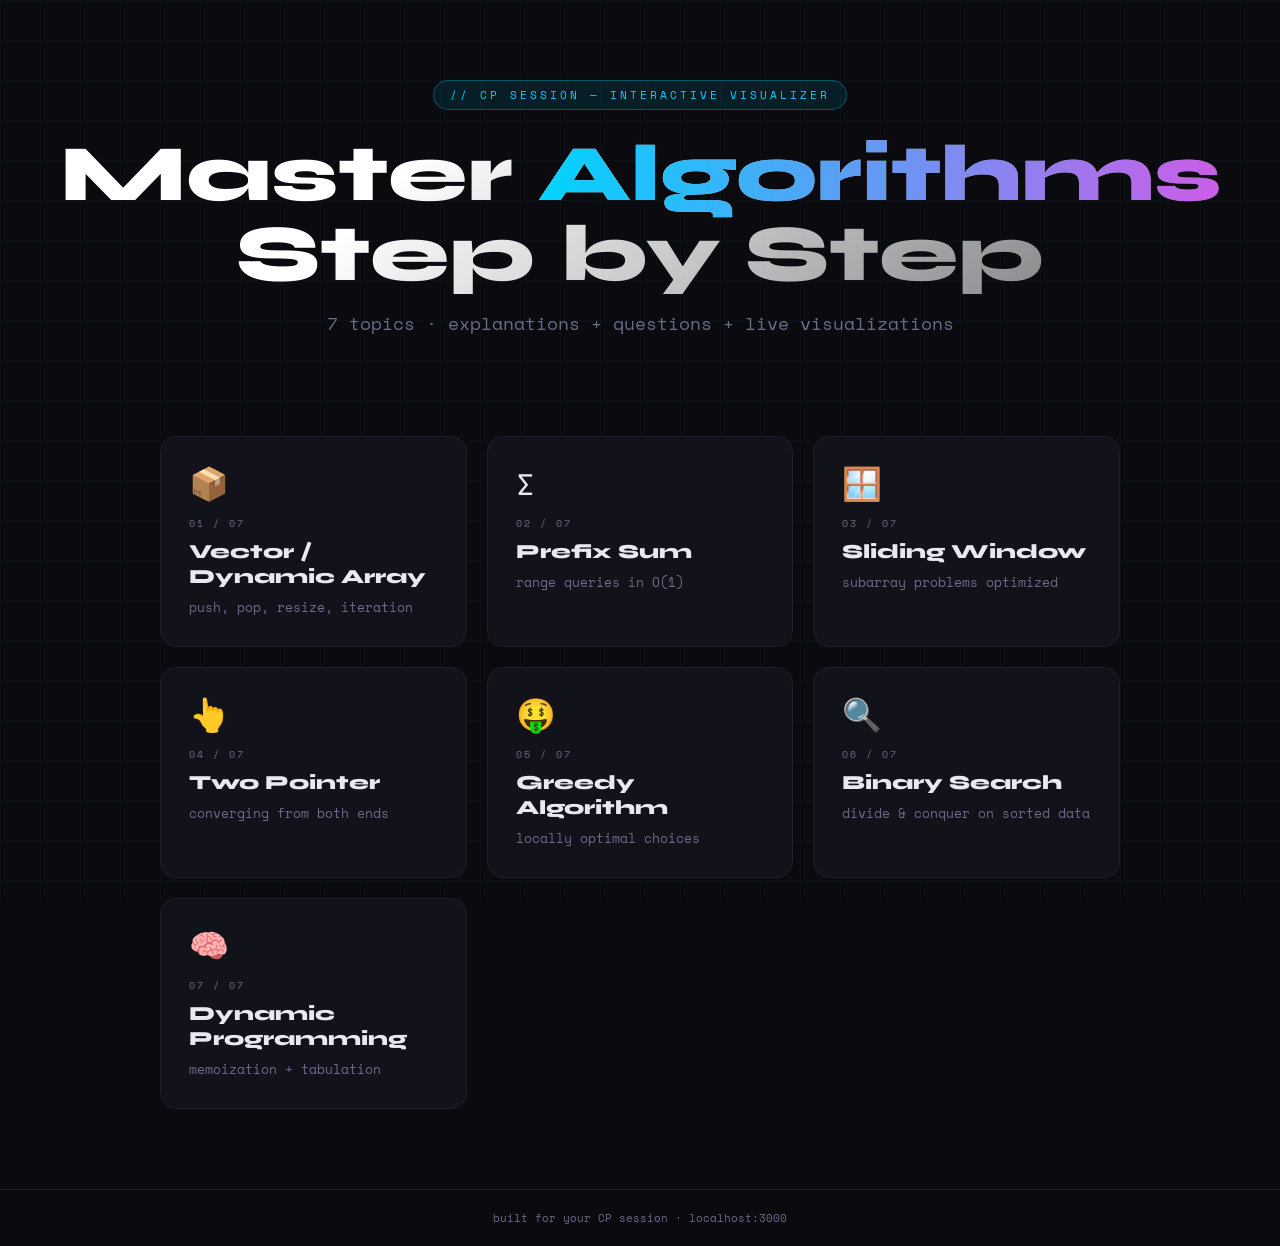
<file: index.html>
<!DOCTYPE html>
<html lang="en">
<head>
<meta charset="UTF-8">
<meta name="viewport" content="width=device-width, initial-scale=1.0">
<title>CP Visualizer — Competitive Programming for Juniors</title>
<link href="https://fonts.googleapis.com/css2?family=Space+Mono:ital,wght@0,400;0,700;1,400&family=Syne:wght@400;700;800;900&display=swap" rel="stylesheet">
<style>
  :root {
    --bg: #0a0a0f;
    --surface: #12121a;
    --border: #1e1e2e;
    --text: #e8e8f0;
    --muted: #6b6b8a;
    --accent: #00d4ff;
  }
  * { margin: 0; padding: 0; box-sizing: border-box; }
  body {
    background: var(--bg);
    color: var(--text);
    font-family: 'Syne', sans-serif;
    min-height: 100vh;
    overflow-x: hidden;
  }
  .grid-bg {
    position: fixed; inset: 0; z-index: 0;
    background-image:
      linear-gradient(rgba(0,212,255,0.03) 1px, transparent 1px),
      linear-gradient(90deg, rgba(0,212,255,0.03) 1px, transparent 1px);
    background-size: 40px 40px;
    pointer-events: none;
  }
  .hero {
    position: relative; z-index: 1;
    text-align: center;
    padding: 80px 20px 40px;
  }
  .badge {
    display: inline-block;
    background: rgba(0,212,255,0.1);
    border: 1px solid rgba(0,212,255,0.3);
    color: var(--accent);
    font-family: 'Space Mono', monospace;
    font-size: 11px;
    padding: 6px 16px;
    border-radius: 20px;
    letter-spacing: 3px;
    text-transform: uppercase;
    margin-bottom: 24px;
  }
  h1 {
    font-size: clamp(2.5rem, 7vw, 5rem);
    font-weight: 900;
    line-height: 1;
    margin-bottom: 16px;
    background: linear-gradient(135deg, #fff 30%, rgba(255,255,255,0.4));
    -webkit-background-clip: text;
    -webkit-text-fill-color: transparent;
  }
  h1 span {
    background: linear-gradient(90deg, #00d4ff, #cc5de8);
    -webkit-background-clip: text;
    -webkit-text-fill-color: transparent;
  }
  .subtitle {
    color: var(--muted);
    font-size: 1.1rem;
    font-weight: 400;
    margin-bottom: 60px;
    font-family: 'Space Mono', monospace;
  }
  .topics-grid {
    position: relative; z-index: 1;
    max-width: 1000px;
    margin: 0 auto;
    padding: 0 20px 80px;
    display: grid;
    grid-template-columns: repeat(auto-fill, minmax(280px, 1fr));
    gap: 20px;
  }
  .topic-card {
    background: var(--surface);
    border: 1px solid var(--border);
    border-radius: 16px;
    padding: 28px;
    text-decoration: none;
    color: var(--text);
    display: block;
    transition: transform 0.2s, border-color 0.2s, box-shadow 0.2s;
    position: relative;
    overflow: hidden;
  }
  .topic-card::before {
    content: '';
    position: absolute;
    top: 0; left: 0; right: 0;
    height: 2px;
    background: var(--card-color);
    opacity: 0;
    transition: opacity 0.2s;
  }
  .topic-card:hover {
    transform: translateY(-4px);
    border-color: var(--card-color);
    box-shadow: 0 12px 40px rgba(0,0,0,0.4);
  }
  .topic-card:hover::before { opacity: 1; }
  .topic-icon {
    font-size: 2rem;
    margin-bottom: 12px;
    display: block;
  }
  .topic-num {
    font-family: 'Space Mono', monospace;
    font-size: 10px;
    color: var(--muted);
    letter-spacing: 2px;
    margin-bottom: 8px;
  }
  .topic-title {
    font-size: 1.25rem;
    font-weight: 800;
    margin-bottom: 8px;
  }
  .topic-desc {
    font-size: 0.82rem;
    color: var(--muted);
    font-family: 'Space Mono', monospace;
    line-height: 1.6;
  }
  .arrow {
    position: absolute;
    bottom: 24px; right: 24px;
    font-size: 1.2rem;
    color: var(--card-color);
    opacity: 0;
    transition: opacity 0.2s, transform 0.2s;
  }
  .topic-card:hover .arrow { opacity: 1; transform: translate(3px, -3px); }
  footer {
    position: relative; z-index: 1;
    text-align: center;
    padding: 20px;
    color: var(--muted);
    font-family: 'Space Mono', monospace;
    font-size: 11px;
    border-top: 1px solid var(--border);
  }
</style>
</head>
<body>
<div class="grid-bg"></div>
<div class="hero">
  <div class="badge">// cp session — interactive visualizer</div>
  <h1>Master <span>Algorithms</span><br>Step by Step</h1>
  <p class="subtitle">7 topics · explanations + questions + live visualizations</p>
</div>

<div class="topics-grid">
  <a href="vector.html" class="topic-card" style="--card-color:#00d4ff">
    <span class="topic-icon">📦</span>
    <div class="topic-num">01 / 07</div>
    <div class="topic-title">Vector / Dynamic Array</div>
    <div class="topic-desc">push, pop, resize, iteration</div>
    <span class="arrow">↗</span>
  </a>
  <a href="prefix-sum.html" class="topic-card" style="--card-color:#ff6b6b">
    <span class="topic-icon">∑</span>
    <div class="topic-num">02 / 07</div>
    <div class="topic-title">Prefix Sum</div>
    <div class="topic-desc">range queries in O(1)</div>
    <span class="arrow">↗</span>
  </a>
  <a href="sliding-window.html" class="topic-card" style="--card-color:#ffd93d">
    <span class="topic-icon">🪟</span>
    <div class="topic-num">03 / 07</div>
    <div class="topic-title">Sliding Window</div>
    <div class="topic-desc">subarray problems optimized</div>
    <span class="arrow">↗</span>
  </a>
  <a href="two-pointer.html" class="topic-card" style="--card-color:#6bcb77">
    <span class="topic-icon">👆</span>
    <div class="topic-num">04 / 07</div>
    <div class="topic-title">Two Pointer</div>
    <div class="topic-desc">converging from both ends</div>
    <span class="arrow">↗</span>
  </a>
  <a href="greedy.html" class="topic-card" style="--card-color:#ff922b">
    <span class="topic-icon">🤑</span>
    <div class="topic-num">05 / 07</div>
    <div class="topic-title">Greedy Algorithm</div>
    <div class="topic-desc">locally optimal choices</div>
    <span class="arrow">↗</span>
  </a>
  <a href="binary-search.html" class="topic-card" style="--card-color:#cc5de8">
    <span class="topic-icon">🔍</span>
    <div class="topic-num">06 / 07</div>
    <div class="topic-title">Binary Search</div>
    <div class="topic-desc">divide & conquer on sorted data</div>
    <span class="arrow">↗</span>
  </a>
  <a href="dp.html" class="topic-card" style="--card-color:#20c997">
    <span class="topic-icon">🧠</span>
    <div class="topic-num">07 / 07</div>
    <div class="topic-title">Dynamic Programming</div>
    <div class="topic-desc">memoization + tabulation</div>
    <span class="arrow">↗</span>
  </a>
</div>
<footer>built for your CP session · localhost:3000</footer>
</body>
</html>
</file>
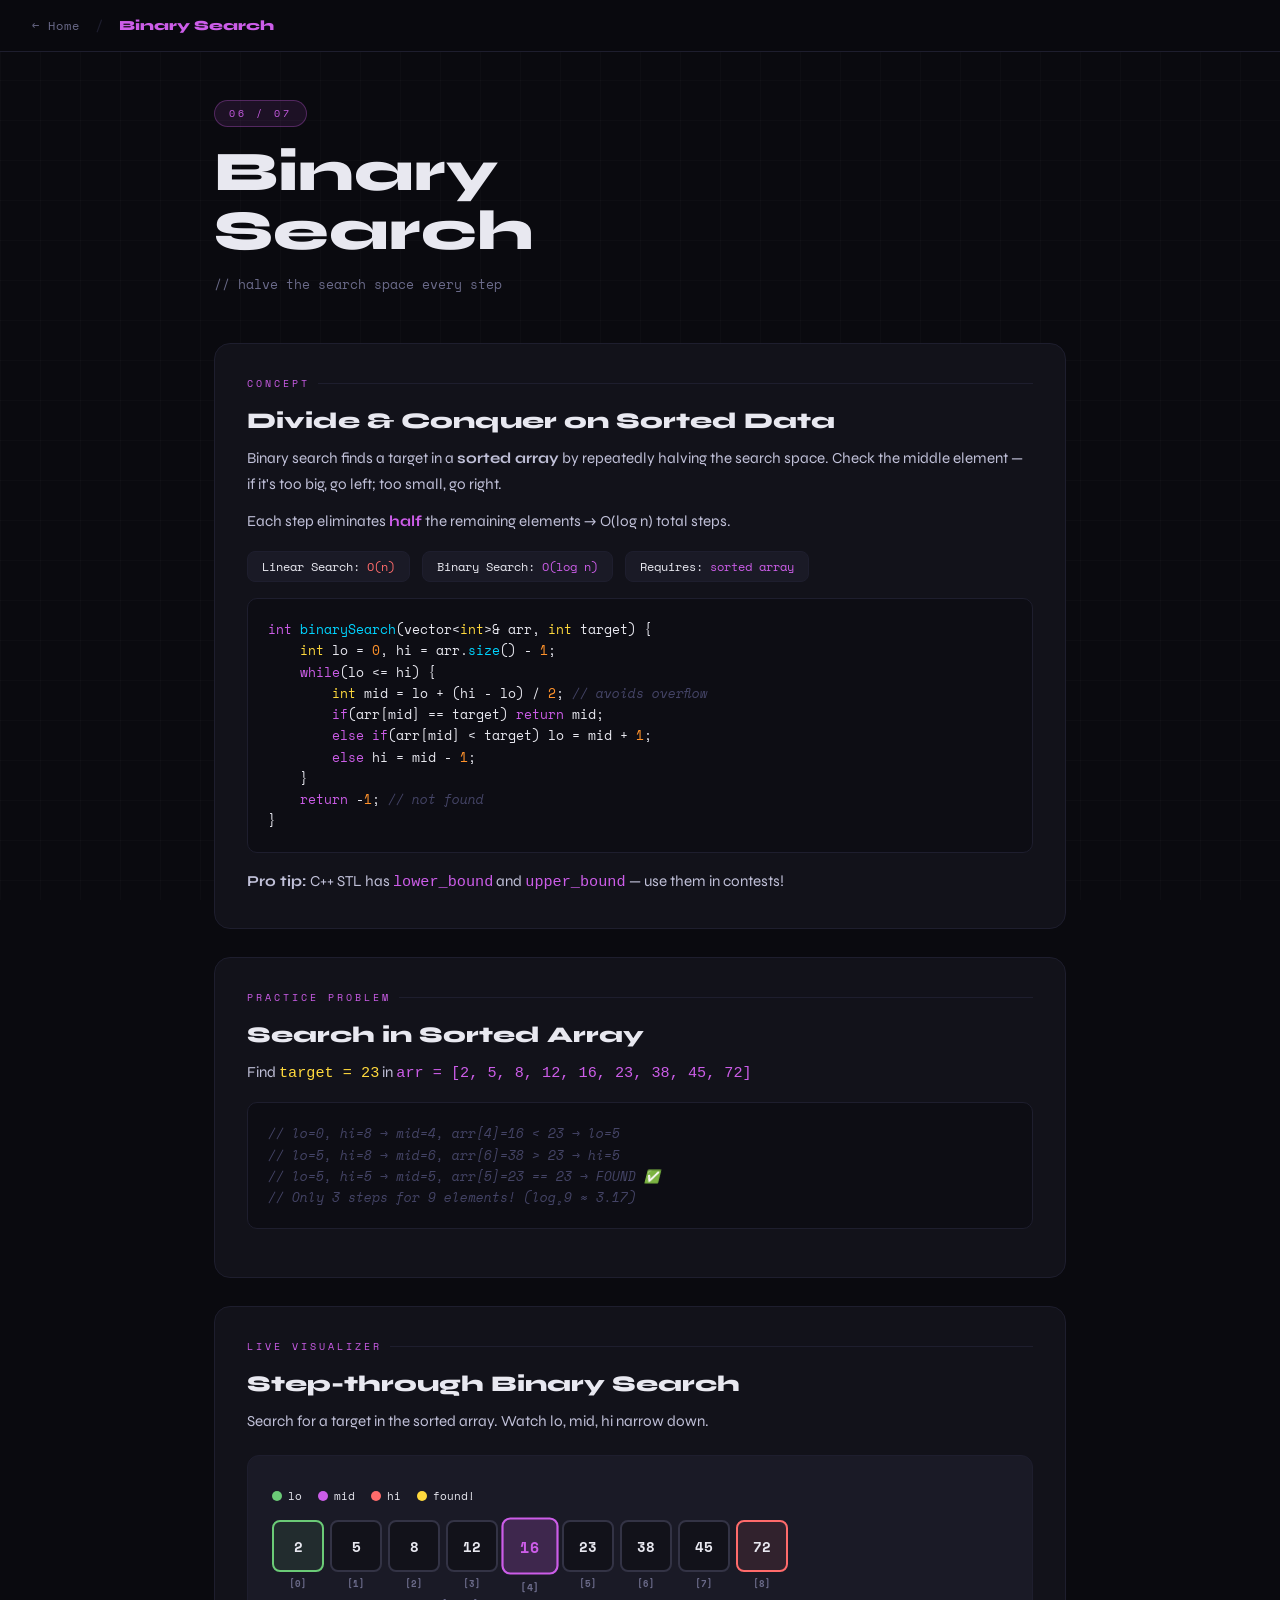
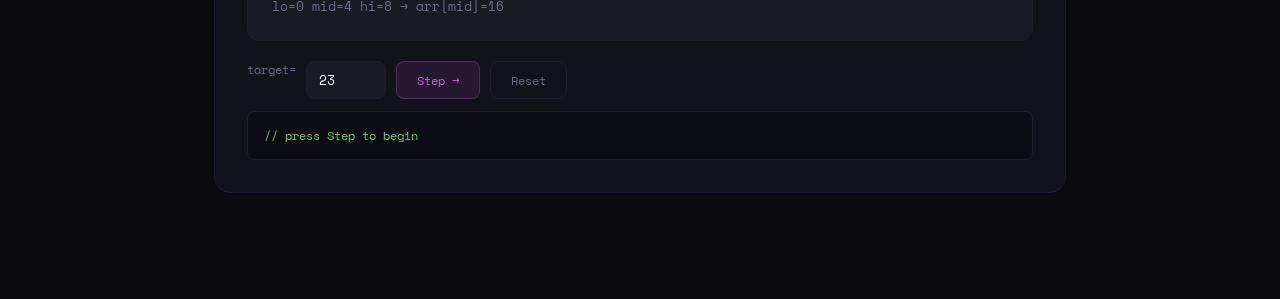
<file: binary-search.html>
<!DOCTYPE html>
<html lang="en">
<head>
<meta charset="UTF-8">
<meta name="viewport" content="width=device-width, initial-scale=1.0">
<title>Binary Search — CP Visualizer</title>
<link rel="stylesheet" href="shared.css">
<style>
  :root { --accent: #cc5de8; }
  .bs-cell {
    min-width:52px; height:52px;
    display:flex; align-items:center; justify-content:center;
    background:var(--surface);
    border:2px solid #333345;
    border-radius:8px;
    font-family:'Space Mono',monospace;
    font-size:14px; font-weight:700;
    position:relative; transition:all 0.35s;
    color:var(--text);
  }
  .bs-cell .idx { position:absolute; bottom:-20px; font-size:9px; color:var(--muted); }
  .bs-cell.lo { border-color:#6bcb77; background:rgba(107,203,119,0.1); }
  .bs-cell.hi { border-color:#ff6b6b; background:rgba(255,107,107,0.1); }
  .bs-cell.mid { border-color:#cc5de8; background:rgba(204,93,232,0.2); color:#cc5de8; transform:scale(1.1); }
  .bs-cell.out { opacity:0.25; }
  .bs-cell.found { border-color:#ffd93d; background:rgba(255,217,61,0.2); color:#ffd93d; animation:pulse 0.5s ease; }
  @keyframes pulse { 0%,100%{transform:scale(1)} 50%{transform:scale(1.15)} }
  .ptr-legend { display:flex; gap:16px; margin:8px 0; font-family:'Space Mono',monospace; font-size:11px; }
  .ptr-legend span { display:flex; align-items:center; gap:6px; }
  .dot { width:10px; height:10px; border-radius:50%; }
  .range-bar {
    height:6px; background:rgba(204,93,232,0.2);
    border-radius:4px; margin:6px 0 20px;
    position:relative; transition:all 0.35s;
  }
  .range-fill {
    position:absolute; top:0; height:100%;
    background:#cc5de8; border-radius:4px;
    transition:all 0.35s;
  }
</style>
</head>
<body>
<div class="grid-bg"></div>
<nav>
  <a href="/" class="nav-home">← Home</a>
  <span class="nav-sep">/</span>
  <span class="nav-title" style="color:#cc5de8">Binary Search</span>
</nav>
<div class="container">
  <div class="topic-header">
    <div class="topic-badge">06 / 07</div>
    <h1>Binary<br>Search</h1>
    <p class="topic-tagline">// halve the search space every step</p>
  </div>

  <div class="section">
    <div class="section-label" style="color:#cc5de8">Concept</div>
    <h2>Divide &amp; Conquer on Sorted Data</h2>
    <p>Binary search finds a target in a <strong>sorted array</strong> by repeatedly halving the search space. Check the middle element — if it's too big, go left; too small, go right.</p>
    <p>Each step eliminates <strong style="color:#cc5de8">half</strong> the remaining elements → O(log n) total steps.</p>
    <div class="complexity-row">
      <div class="pill">Linear Search: <span style="color:#ff6b6b">O(n)</span></div>
      <div class="pill">Binary Search: <span style="color:#cc5de8">O(log n)</span></div>
      <div class="pill">Requires: <span style="color:#cc5de8">sorted array</span></div>
    </div>
    <pre><span class="kw">int</span> <span class="fn">binarySearch</span>(vector&lt;<span class="type">int</span>&gt;&amp; arr, <span class="type">int</span> target) {
    <span class="type">int</span> lo = <span class="num">0</span>, hi = arr.<span class="fn">size</span>() - <span class="num">1</span>;
    <span class="kw">while</span>(lo &lt;= hi) {
        <span class="type">int</span> mid = lo + (hi - lo) / <span class="num">2</span>; <span class="cmt">// avoids overflow</span>
        <span class="kw">if</span>(arr[mid] == target) <span class="kw">return</span> mid;
        <span class="kw">else if</span>(arr[mid] &lt; target) lo = mid + <span class="num">1</span>;
        <span class="kw">else</span> hi = mid - <span class="num">1</span>;
    }
    <span class="kw">return</span> -<span class="num">1</span>; <span class="cmt">// not found</span>
}</pre>
    <p><strong>Pro tip:</strong> C++ STL has <code style="color:#cc5de8">lower_bound</code> and <code style="color:#cc5de8">upper_bound</code> — use them in contests!</p>
  </div>

  <div class="section">
    <div class="section-label" style="color:#cc5de8">Practice Problem</div>
    <h2>Search in Sorted Array</h2>
    <p>Find <code style="color:#ffd93d">target = 23</code> in <code style="color:#cc5de8">arr = [2, 5, 8, 12, 16, 23, 38, 45, 72]</code></p>
    <pre><span class="cmt">// lo=0, hi=8 → mid=4, arr[4]=16 &lt; 23 → lo=5</span>
<span class="cmt">// lo=5, hi=8 → mid=6, arr[6]=38 &gt; 23 → hi=5</span>
<span class="cmt">// lo=5, hi=5 → mid=5, arr[5]=23 == 23 → FOUND ✅</span>
<span class="cmt">// Only 3 steps for 9 elements! (log₂9 ≈ 3.17)</span></pre>
  </div>

  <div class="section">
    <div class="section-label" style="color:#cc5de8">Live Visualizer</div>
    <h2>Step-through Binary Search</h2>
    <p>Search for a target in the sorted array. Watch lo, mid, hi narrow down.</p>
    <div class="viz-area">
      <div class="ptr-legend">
        <span><div class="dot" style="background:#6bcb77"></div> lo</span>
        <span><div class="dot" style="background:#cc5de8"></div> mid</span>
        <span><div class="dot" style="background:#ff6b6b"></div> hi</span>
        <span><div class="dot" style="background:#ffd93d"></div> found!</span>
      </div>
      <div style="display:flex;gap:6px;flex-wrap:wrap;margin:16px 0 24px" id="bsArr"></div>
      <div style="font-family:'Space Mono',monospace;font-size:13px;color:var(--muted)" id="bsState"></div>
    </div>
    <div class="viz-controls">
      <span style="font-family:'Space Mono',monospace;font-size:12px;color:var(--muted)">target=</span>
      <input type="number" id="bsTarget" value="23">
      <button class="btn" style="border-color:#cc5de844;color:#cc5de8;background:rgba(204,93,232,0.1)" onclick="bsStep()">Step →</button>
      <button class="btn secondary" onclick="resetBS()">Reset</button>
    </div>
    <div class="log-box" id="bsLog">// set target and press Step</div>
  </div>
</div>

<script>
const arr = [2,5,8,12,16,23,38,45,72];
let lo, hi, done, target;

function renderBS(mid, found=false) {
  document.getElementById('bsArr').innerHTML = arr.map((v,i)=>{
    let cls = 'bs-cell';
    if(found && i===mid) cls += ' found';
    else if(i===mid) cls += ' mid';
    else if(i===lo) cls += ' lo';
    else if(i===hi) cls += ' hi';
    else if(i<lo||i>hi) cls += ' out';
    return `<div class="${cls}">${v}<span class="idx">[${i}]</span></div>`;
  }).join('');
  if(!found)
    document.getElementById('bsState').textContent = `lo=${lo}  mid=${mid}  hi=${hi}  →  arr[mid]=${arr[mid]}`;
}

function bsStep() {
  if(done) return;
  target = parseInt(document.getElementById('bsTarget').value)||0;
  if(lo > hi) {
    document.getElementById('bsLog').textContent = `❌ ${target} not found in array!`;
    done = true; return;
  }
  const mid = lo + Math.floor((hi-lo)/2);
  if(arr[mid] === target) {
    renderBS(mid, true);
    document.getElementById('bsState').textContent = `✅ Found ${target} at index ${mid}!`;
    document.getElementById('bsLog').textContent = `✅ Target ${target} found at index [${mid}] in ${stepCount} step(s)!`;
    done = true; return;
  }
  stepCount++;
  if(arr[mid] < target) {
    document.getElementById('bsLog').textContent = `arr[${mid}]=${arr[mid]} < ${target} → move lo to ${mid+1}`;
    renderBS(mid);
    lo = mid+1;
  } else {
    document.getElementById('bsLog').textContent = `arr[${mid}]=${arr[mid]} > ${target} → move hi to ${mid-1}`;
    renderBS(mid);
    hi = mid-1;
  }
}

let stepCount = 0;
function resetBS() {
  target = parseInt(document.getElementById('bsTarget').value)||0;
  lo=0; hi=arr.length-1; done=false; stepCount=0;
  const mid = lo+Math.floor((hi-lo)/2);
  renderBS(mid);
  document.getElementById('bsLog').textContent='// press Step to begin';
}

resetBS();
</script>
</body>
</html>
</file>
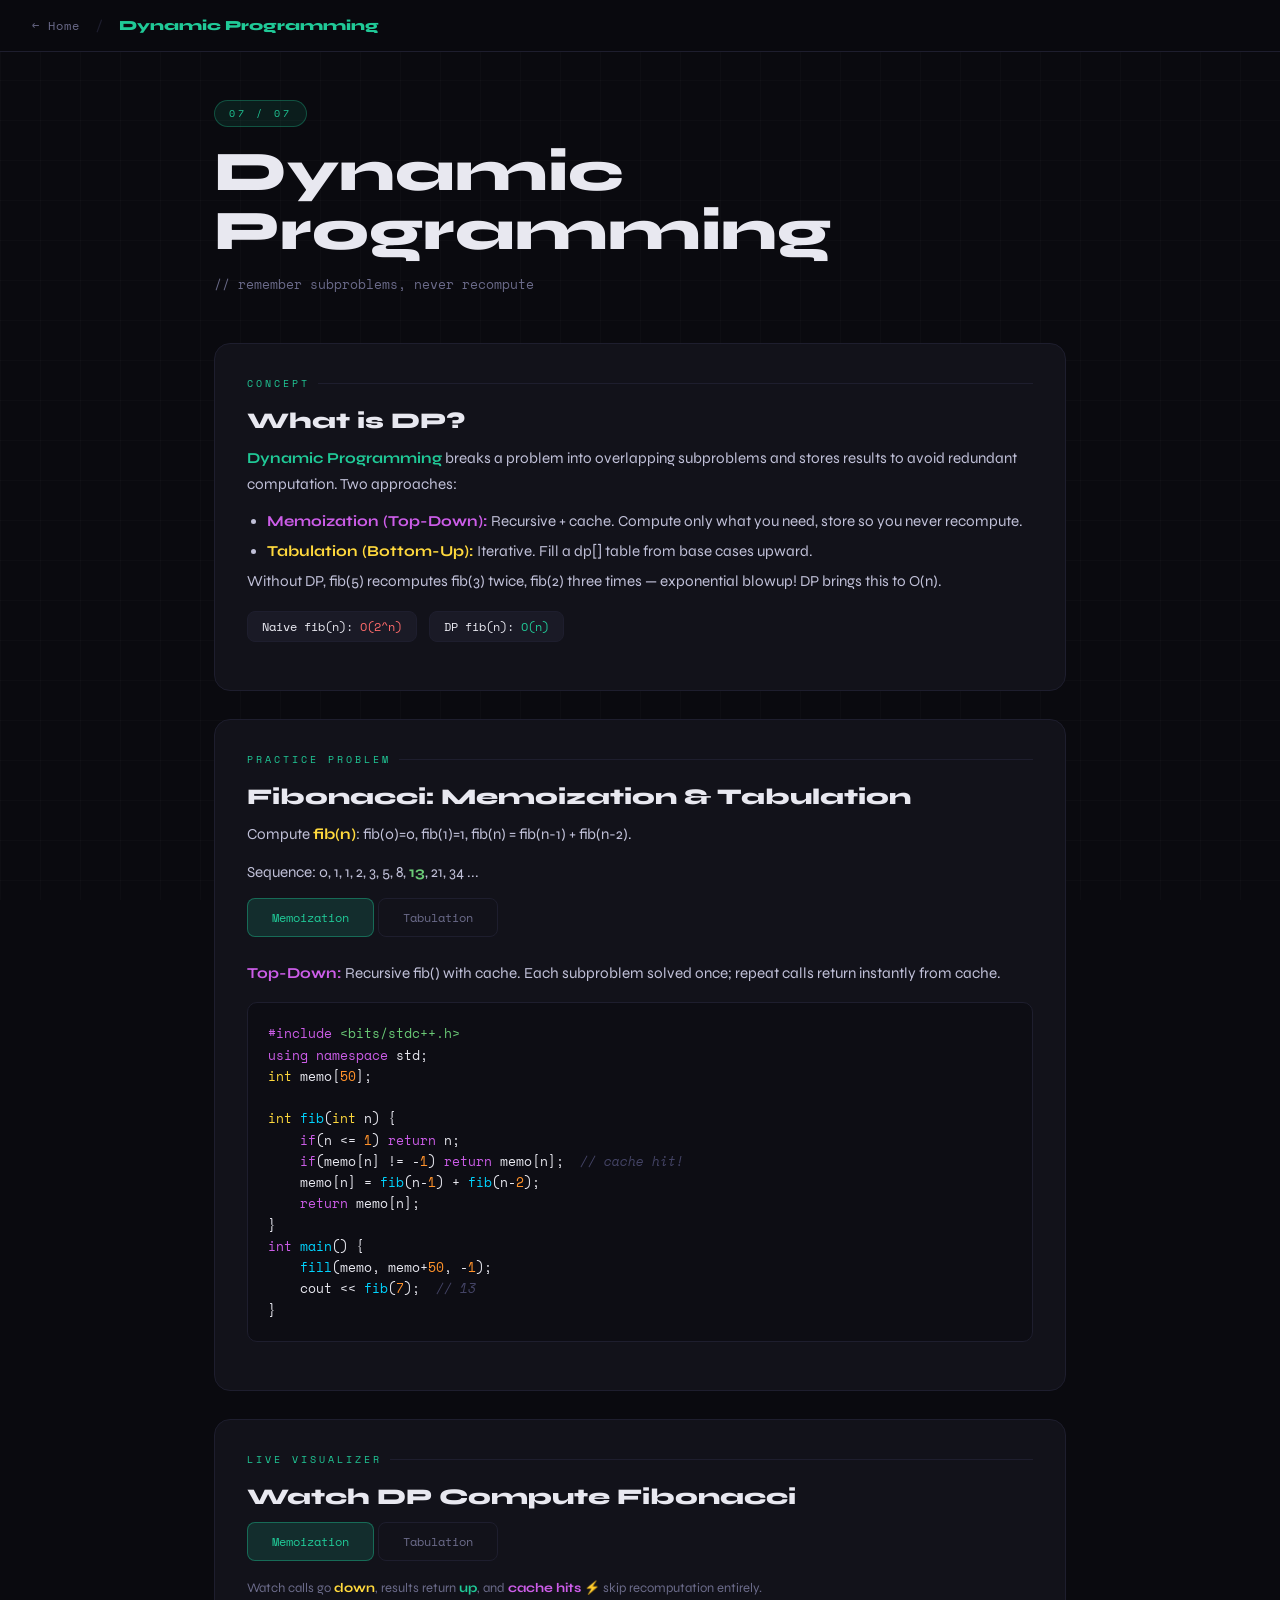
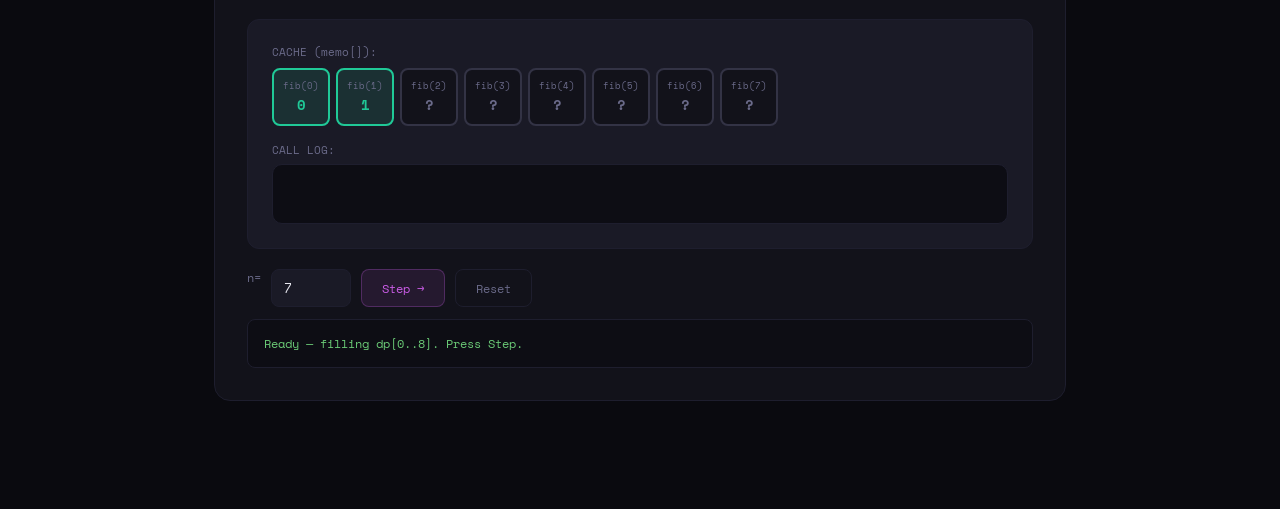
<file: dp.html>
<!DOCTYPE html>
<html lang="en">
<head>
<meta charset="UTF-8">
<meta name="viewport" content="width=device-width, initial-scale=1.0">
<title>Dynamic Programming — CP Visualizer</title>
<link rel="stylesheet" href="shared.css">
<style>
  :root { --accent: #20c997; }
  .tabs { display:flex; gap:4px; margin-bottom:24px; }
  .tab-btn { padding:10px 24px; border-radius:8px; border:1px solid var(--border); background:transparent; color:var(--muted); font-family:'Space Mono',monospace; font-size:12px; cursor:pointer; transition:all 0.2s; }
  .tab-btn.active { background:rgba(32,201,151,0.15); border-color:rgba(32,201,151,0.4); color:#20c997; }
  .tab-content { display:none; }
  .tab-content.active { display:block; }
  .dp-cell { min-width:64px; height:64px; display:flex; flex-direction:column; align-items:center; justify-content:center; background:var(--surface); border:2px solid #333345; border-radius:8px; font-family:'Space Mono',monospace; position:relative; transition:all 0.4s; color:var(--text); gap:3px; }
  .dp-cell .label { font-size:9px; color:var(--muted); }
  .dp-cell .val { font-size:15px; font-weight:700; }
  .dp-cell.base { border-color:#ff922b; background:rgba(255,146,43,0.12); color:#ff922b; }
  .dp-cell.current { border-color:#ffd93d; background:rgba(255,217,61,0.15); color:#ffd93d; box-shadow:0 0 16px rgba(255,217,61,0.3); }
  .dp-cell.done { border-color:#20c997; background:rgba(32,201,151,0.12); color:#20c997; }
  .dp-cell.empty { opacity:0.35; }
  .stack-panel { background:#0d0d14; border:1px solid var(--border); border-radius:10px; padding:14px 16px; font-family:'Space Mono',monospace; font-size:12px; min-height:60px; max-height:200px; overflow-y:auto; }
  .stack-entry { padding:4px 10px; margin:3px 0; border-radius:6px; border-left:3px solid transparent; transition:all 0.25s; white-space:nowrap; }
  .stack-entry.calling  { border-color:#ffd93d; color:#ffd93d; background:rgba(255,217,61,0.07); }
  .stack-entry.base     { border-color:#ff922b; color:#ff922b; background:rgba(255,146,43,0.07); }
  .stack-entry.hit      { border-color:#cc5de8; color:#cc5de8; background:rgba(204,93,232,0.07); }
  .stack-entry.returned { border-color:#20c997; color:#20c997; background:rgba(32,201,151,0.07); }
  .cache-grid { display:flex; gap:6px; flex-wrap:wrap; margin-top:4px; }
  .cache-cell { min-width:58px; height:58px; display:flex; flex-direction:column; align-items:center; justify-content:center; background:var(--surface); border:2px solid #333345; border-radius:8px; font-family:'Space Mono',monospace; transition:all 0.35s; gap:2px; }
  .cache-cell .cl { font-size:9px; color:var(--muted); }
  .cache-cell .cv { font-size:14px; font-weight:700; color:var(--muted); }
  .cache-cell.filled { border-color:#20c997; background:rgba(32,201,151,0.12); }
  .cache-cell.filled .cv { color:#20c997; }
  .cache-cell.active-hit { border-color:#cc5de8; background:rgba(204,93,232,0.18); animation:flashHit 0.4s ease; }
  .cache-cell.active-hit .cv { color:#cc5de8; }
  .cache-cell.computing { border-color:#ffd93d; background:rgba(255,217,61,0.12); }
  .cache-cell.computing .cv { color:#ffd93d; }
  @keyframes flashHit { 0%,100%{transform:scale(1)} 50%{transform:scale(1.12)} }
  .formula-box { background:#0d0d14; border:1px solid var(--border); border-radius:8px; padding:12px 16px; font-family:'Space Mono',monospace; font-size:13px; color:#ffd93d; margin-top:12px; }
</style>
</head>
<body>
<div class="grid-bg"></div>
<nav>
  <a href="/" class="nav-home">&#x2190; Home</a>
  <span class="nav-sep">/</span>
  <span class="nav-title" style="color:#20c997">Dynamic Programming</span>
</nav>
<div class="container">
  <div class="topic-header">
    <div class="topic-badge">07 / 07</div>
    <h1>Dynamic<br>Programming</h1>
    <p class="topic-tagline">// remember subproblems, never recompute</p>
  </div>

  <div class="section">
    <div class="section-label" style="color:#20c997">Concept</div>
    <h2>What is DP?</h2>
    <p><strong style="color:#20c997">Dynamic Programming</strong> breaks a problem into overlapping subproblems and stores results to avoid redundant computation. Two approaches:</p>
    <ul>
      <li><strong style="color:#cc5de8">Memoization (Top-Down):</strong> Recursive + cache. Compute only what you need, store so you never recompute.</li>
      <li><strong style="color:#ffd93d">Tabulation (Bottom-Up):</strong> Iterative. Fill a dp[] table from base cases upward.</li>
    </ul>
    <p>Without DP, fib(5) recomputes fib(3) twice, fib(2) three times — exponential blowup! DP brings this to O(n).</p>
    <div class="complexity-row">
      <div class="pill">Naive fib(n): <span style="color:#ff6b6b">O(2^n)</span></div>
      <div class="pill">DP fib(n): <span style="color:#20c997">O(n)</span></div>
    </div>
  </div>

  <div class="section">
    <div class="section-label" style="color:#20c997">Practice Problem</div>
    <h2>Fibonacci: Memoization &amp; Tabulation</h2>
    <p>Compute <strong style="color:#ffd93d">fib(n)</strong>: fib(0)=0, fib(1)=1, fib(n) = fib(n-1) + fib(n-2).</p>
    <p>Sequence: 0, 1, 1, 2, 3, 5, 8, <strong style="color:#6bcb77">13</strong>, 21, 34 ...</p>
    <div class="tabs">
      <button class="tab-btn active" onclick="switchTab('memo')">Memoization</button>
      <button class="tab-btn" onclick="switchTab('tab')">Tabulation</button>
    </div>
    <div id="tab-memo" class="tab-content active">
      <p><strong style="color:#cc5de8">Top-Down:</strong> Recursive fib() with cache. Each subproblem solved once; repeat calls return instantly from cache.</p>
      <pre><span class="kw">#include</span> <span class="str">&lt;bits/stdc++.h&gt;</span>
<span class="kw">using namespace</span> std;
<span class="type">int</span> memo[<span class="num">50</span>];

<span class="type">int</span> <span class="fn">fib</span>(<span class="type">int</span> n) {
    <span class="kw">if</span>(n &lt;= <span class="num">1</span>) <span class="kw">return</span> n;
    <span class="kw">if</span>(memo[n] != -<span class="num">1</span>) <span class="kw">return</span> memo[n];  <span class="cmt">// cache hit!</span>
    memo[n] = <span class="fn">fib</span>(n-<span class="num">1</span>) + <span class="fn">fib</span>(n-<span class="num">2</span>);
    <span class="kw">return</span> memo[n];
}
<span class="kw">int</span> <span class="fn">main</span>() {
    <span class="fn">fill</span>(memo, memo+<span class="num">50</span>, -<span class="num">1</span>);
    cout &lt;&lt; <span class="fn">fib</span>(<span class="num">7</span>);  <span class="cmt">// 13</span>
}</pre>
    </div>
    <div id="tab-tab" class="tab-content">
      <p><strong style="color:#ffd93d">Bottom-Up:</strong> Fill dp[] iteratively. dp[i] = dp[i-1] + dp[i-2]. No recursion needed.</p>
      <pre><span class="kw">int</span> <span class="fn">fibTab</span>(<span class="type">int</span> n) {
    <span class="kw">if</span>(n &lt;= <span class="num">1</span>) <span class="kw">return</span> n;
    vector&lt;<span class="type">int</span>&gt; dp(n+<span class="num">1</span>);
    dp[<span class="num">0</span>]=<span class="num">0</span>; dp[<span class="num">1</span>]=<span class="num">1</span>;
    <span class="kw">for</span>(<span class="type">int</span> i=<span class="num">2</span>; i&lt;=n; i++)
        dp[i] = dp[i-<span class="num">1</span>] + dp[i-<span class="num">2</span>];
    <span class="kw">return</span> dp[n];
}
<span class="cmt">// dp: [0,1,1,2,3,5,8,13,...]</span></pre>
    </div>
  </div>

  <div class="section">
    <div class="section-label" style="color:#20c997">Live Visualizer</div>
    <h2>Watch DP Compute Fibonacci</h2>
    <div class="tabs" style="margin-bottom:16px">
      <button class="tab-btn active" id="vizTabMemo" onclick="switchViz('memo')">Memoization</button>
      <button class="tab-btn" id="vizTabTab" onclick="switchViz('tab')">Tabulation</button>
    </div>

    <div id="viz-memo">
      <p style="font-size:13px;color:var(--muted);margin-bottom:14px">
        Watch calls go <strong style="color:#ffd93d">down</strong>, results return <strong style="color:#20c997">up</strong>, and <strong style="color:#cc5de8">cache hits &#x26A1;</strong> skip recomputation entirely.
      </p>
      <div class="viz-area">
        <div style="font-family:'Space Mono',monospace;font-size:11px;color:var(--muted);margin-bottom:8px">CACHE (memo[]):</div>
        <div class="cache-grid" id="memoCacheGrid"></div>
        <div style="font-family:'Space Mono',monospace;font-size:11px;color:var(--muted);margin-top:16px;margin-bottom:6px">CALL LOG:</div>
        <div class="stack-panel" id="memoCallLog"></div>
      </div>
      <div class="viz-controls" style="margin-top:12px">
        <span style="font-family:'Space Mono',monospace;font-size:12px;color:var(--muted)">n=</span>
        <input type="number" id="memoN" value="7" min="2" max="10">
        <button class="btn" style="border-color:#cc5de844;color:#cc5de8;background:rgba(204,93,232,0.1)" onclick="memoStep()">Step &#x2192;</button>
        <button class="btn secondary" onclick="resetMemo()">Reset</button>
      </div>
    </div>

    <div id="viz-tab" style="display:none">
      <p style="font-size:13px;color:var(--muted);margin-bottom:14px">
        <strong style="color:#ff922b">Orange</strong> = base case &nbsp;|&nbsp; <strong style="color:#ffd93d">Yellow</strong> = computing now &nbsp;|&nbsp; <strong style="color:#20c997">Green</strong> = done
      </p>
      <div class="viz-area">
        <div style="display:flex;gap:6px;flex-wrap:wrap;align-items:center;margin:12px 0 28px" id="tabCells"></div>
        <div class="formula-box" id="tabFormula">dp[0] = 0 (base)  |  dp[1] = 1 (base)</div>
      </div>
      <div class="viz-controls" style="margin-top:12px">
        <span style="font-family:'Space Mono',monospace;font-size:12px;color:var(--muted)">n=</span>
        <input type="number" id="tabN" value="8" min="2" max="12">
        <button class="btn" style="border-color:#ffd93d44;color:#ffd93d;background:rgba(255,217,61,0.1)" onclick="tabStep()">Step &#x2192;</button>
        <button class="btn secondary" onclick="resetTab()">Reset</button>
      </div>
    </div>

    <div class="log-box" id="dpLog">// choose a mode above and press Step</div>
  </div>
</div>
<script>
function switchTab(t){
  ['memo','tab'].forEach(x=>{ document.getElementById('tab-'+x).classList.toggle('active',x===t); });
  document.querySelectorAll('.section .tabs .tab-btn').forEach((b,i)=>{ b.classList.toggle('active',(t==='memo'&&i===0)||(t==='tab'&&i===1)); });
}
function switchViz(t){
  document.getElementById('vizTabMemo').classList.toggle('active',t==='memo');
  document.getElementById('vizTabTab').classList.toggle('active',t==='tab');
  document.getElementById('viz-memo').style.display=t==='memo'?'block':'none';
  document.getElementById('viz-tab').style.display=t==='tab'?'block':'none';
}

/* MEMOIZATION */
var memoSteps=[],memoPtr=0,memoN_cur=0;
function buildMemoSteps(n){
  var steps=[],cache=new Array(n+1).fill(-1);
  cache[0]=0;cache[1]=1;
  steps.push({type:'init',cache:cache.slice()});
  function fib(k){
    if(k<=1){ steps.push({type:'base',k,val:cache[k],cache:cache.slice()}); return cache[k]; }
    if(cache[k]!==-1){ steps.push({type:'hit',k,val:cache[k],cache:cache.slice()}); return cache[k]; }
    steps.push({type:'call',k,cache:cache.slice()});
    var a=fib(k-1),b=fib(k-2);
    cache[k]=a+b;
    steps.push({type:'return',k,val:cache[k],a,b,cache:cache.slice()});
    return cache[k];
  }
  fib(n);
  return steps;
}
function renderCacheGrid(cache,computing,hitIdx){
  var n=memoN_cur;
  document.getElementById('memoCacheGrid').innerHTML=
    Array.from({length:n+1},function(_,i){
      var filled=cache[i]!==-1,cls='cache-cell';
      if(i===hitIdx) cls+=' active-hit';
      else if(i===computing) cls+=' computing';
      else if(filled) cls+=' filled';
      return '<div class="'+cls+'"><span class="cl">fib('+i+')</span><span class="cv">'+(filled?cache[i]:'?')+'</span></div>';
    }).join('');
}
function appendLog(cls,text){
  var box=document.getElementById('memoCallLog'),d=document.createElement('div');
  d.className='stack-entry '+cls; d.textContent=text;
  box.appendChild(d); box.scrollTop=box.scrollHeight;
}
function memoStep(){
  if(!memoSteps.length){resetMemo();return;}
  if(memoPtr>=memoSteps.length){
    var last=memoSteps[memoSteps.length-1];
    document.getElementById('dpLog').textContent='Done! fib('+memoN_cur+') = '+last.cache[memoN_cur];
    return;
  }
  var s=memoSteps[memoPtr++];
  if(s.type==='init'){ renderCacheGrid(s.cache,-1,-1); document.getElementById('dpLog').textContent='Init: fib(0)=0, fib(1)=1 set as base cases.'; }
  else if(s.type==='call'){ renderCacheGrid(s.cache,s.k,-1); appendLog('calling','-> fib('+s.k+') called — not cached'); document.getElementById('dpLog').textContent='fib('+s.k+') not cached, needs fib('+(s.k-1)+') + fib('+(s.k-2)+')'; }
  else if(s.type==='base'){ renderCacheGrid(s.cache,-1,-1); appendLog('base','* fib('+s.k+') = '+s.val+' [base case]'); document.getElementById('dpLog').textContent='Base case: fib('+s.k+') = '+s.val; }
  else if(s.type==='hit'){ renderCacheGrid(s.cache,-1,s.k); appendLog('hit','CACHE HIT! fib('+s.k+') = '+s.val+' [skip!]'); document.getElementById('dpLog').textContent='Cache hit! fib('+s.k+')='+s.val+' already computed — instant return!'; }
  else if(s.type==='return'){ renderCacheGrid(s.cache,-1,-1); appendLog('returned','fib('+s.k+') = '+s.a+'+'+s.b+' = '+s.val+' [stored]'); document.getElementById('dpLog').textContent='fib('+s.k+') = fib('+(s.k-1)+')+fib('+(s.k-2)+') = '+s.a+'+'+s.b+' = '+s.val+' stored in cache'; }
}
function resetMemo(){
  memoN_cur=parseInt(document.getElementById('memoN').value)||7;
  if(memoN_cur<2||memoN_cur>10){document.getElementById('dpLog').textContent='Use n=2..10';return;}
  memoSteps=buildMemoSteps(memoN_cur); memoPtr=0;
  document.getElementById('memoCallLog').innerHTML='';
  var init=new Array(memoN_cur+1).fill(-1); init[0]=0;init[1]=1;
  renderCacheGrid(init,-1,-1);
  document.getElementById('dpLog').textContent='Ready — computing fib('+memoN_cur+'). Press Step.';
}

/* TABULATION */
var tabDP=[],tabCur=0,tabN_c=0;
function renderTabCells(){
  document.getElementById('tabCells').innerHTML=
    Array.from({length:tabN_c+1},function(_,i){
      var filled=tabDP[i]!==null,cls='dp-cell';
      if(i===tabCur&&filled&&i>=2) cls+=' current';
      else if(i<=1&&filled) cls+=' base';
      else if(filled) cls+=' done';
      else cls+=' empty';
      return '<div class="'+cls+'"><span class="label">dp['+i+']</span><span class="val">'+(filled?tabDP[i]:'?')+'</span></div>';
    }).join('');
}
function resetTab(){
  tabN_c=parseInt(document.getElementById('tabN').value)||8;
  if(tabN_c<2||tabN_c>12){document.getElementById('dpLog').textContent='Use n=2..12';return;}
  tabDP=new Array(tabN_c+1).fill(null); tabDP[0]=0;tabDP[1]=1; tabCur=1;
  renderTabCells();
  document.getElementById('tabFormula').textContent='dp[0] = 0 (base)  |  dp[1] = 1 (base)';
  document.getElementById('dpLog').textContent='Ready — filling dp[0..'+tabN_c+']. Press Step.';
}
function tabStep(){
  if(tabCur>=tabN_c){document.getElementById('dpLog').textContent='Done! fib('+tabN_c+') = dp['+tabN_c+'] = '+tabDP[tabN_c];return;}
  tabCur++;
  tabDP[tabCur]=tabDP[tabCur-1]+tabDP[tabCur-2];
  renderTabCells();
  document.getElementById('tabFormula').textContent='dp['+tabCur+'] = dp['+(tabCur-1)+'] + dp['+(tabCur-2)+'] = '+tabDP[tabCur-1]+' + '+tabDP[tabCur-2]+' = '+tabDP[tabCur];
  document.getElementById('dpLog').textContent=(tabCur===tabN_c)?'Done! fib('+tabN_c+') = '+tabDP[tabN_c]:'Filled dp['+tabCur+'] = '+tabDP[tabCur];
}

resetMemo(); resetTab();
</script>
</body>
</html>
</file>
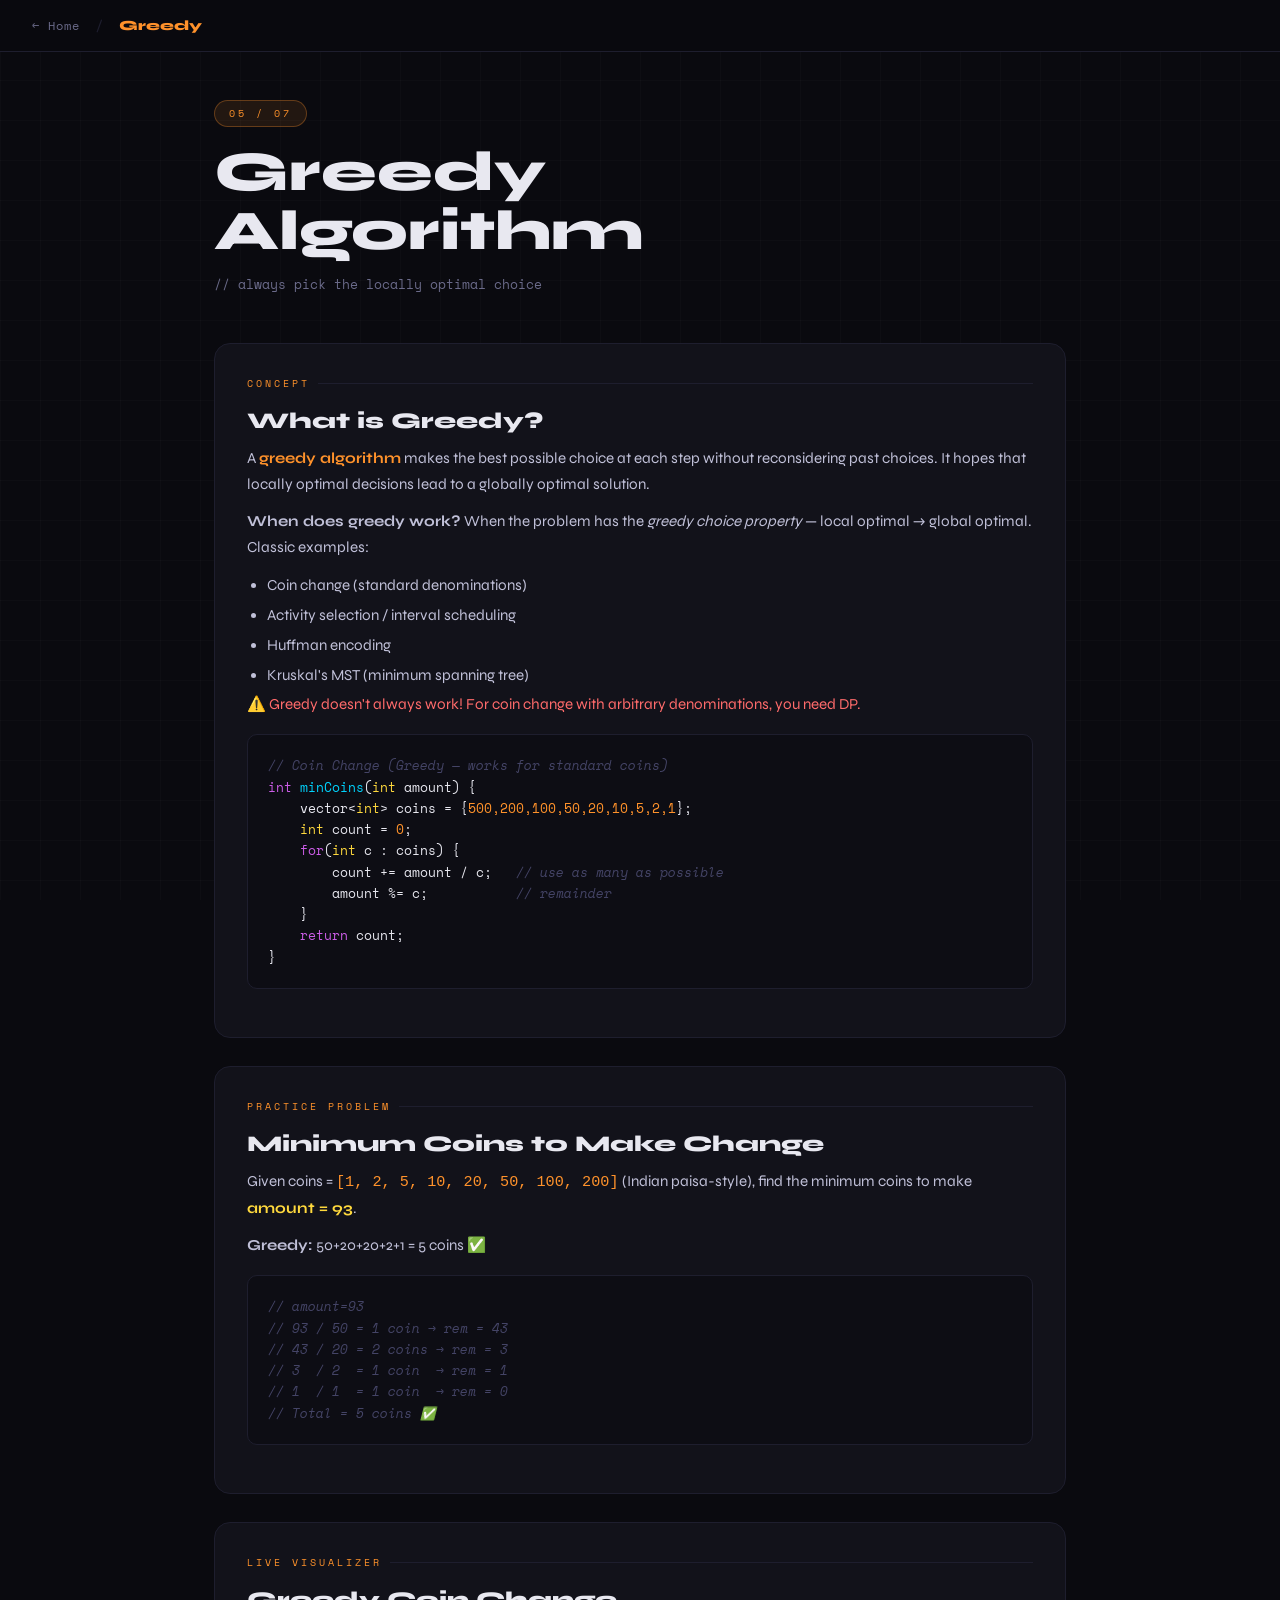
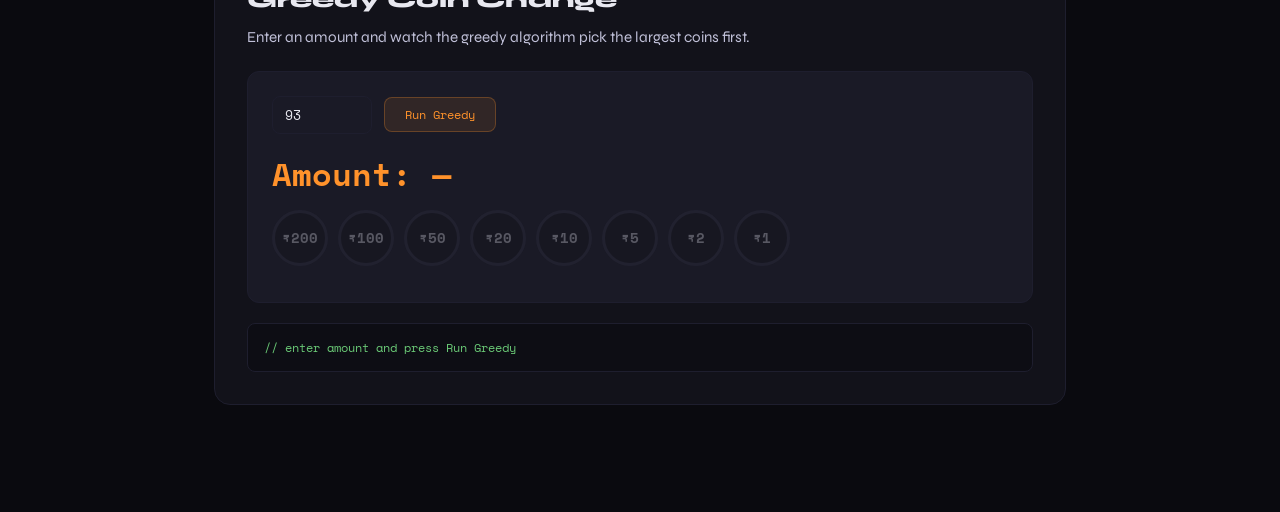
<file: greedy.html>
<!DOCTYPE html>
<html lang="en">
<head>
<meta charset="UTF-8">
<meta name="viewport" content="width=device-width, initial-scale=1.0">
<title>Greedy — CP Visualizer</title>
<link rel="stylesheet" href="shared.css">
<style>
  :root { --accent: #ff922b; }
  .coin-row { display:flex; gap:10px; flex-wrap:wrap; align-items:center; margin:12px 0; }
  .coin {
    width:56px; height:56px; border-radius:50%;
    display:flex; align-items:center; justify-content:center;
    font-family:'Space Mono',monospace; font-weight:700; font-size:14px;
    border:3px solid #333345;
    transition:all 0.35s cubic-bezier(0.34,1.56,0.64,1);
    background:var(--surface); color:var(--text);
    cursor:default;
  }
  .coin.used { border-color:#ff922b; background:rgba(255,146,43,0.2); color:#ff922b; transform:scale(1.1); }
  .coin.dim { opacity:0.3; }
  .amount-display {
    font-family:'Space Mono',monospace;
    font-size:2rem; font-weight:700;
    color:#ff922b; margin:8px 0;
  }
  .coins-used { font-family:'Space Mono',monospace; font-size:13px; color:#6bcb77; margin:6px 0; }
  .bar-container { margin:16px 0; }
  .job-bar {
    display:flex; align-items:center; gap:12px; margin:6px 0;
    font-family:'Space Mono',monospace; font-size:12px;
  }
  .bar-fill {
    height:28px; border-radius:6px;
    display:flex; align-items:center; padding:0 10px;
    font-weight:700; font-size:12px; color:#0a0a0f;
    transition:all 0.4s;
  }
</style>
</head>
<body>
<div class="grid-bg"></div>
<nav>
  <a href="/" class="nav-home">← Home</a>
  <span class="nav-sep">/</span>
  <span class="nav-title" style="color:#ff922b">Greedy</span>
</nav>
<div class="container">
  <div class="topic-header">
    <div class="topic-badge">05 / 07</div>
    <h1>Greedy<br>Algorithm</h1>
    <p class="topic-tagline">// always pick the locally optimal choice</p>
  </div>

  <div class="section">
    <div class="section-label" style="color:#ff922b">Concept</div>
    <h2>What is Greedy?</h2>
    <p>A <strong style="color:#ff922b">greedy algorithm</strong> makes the best possible choice at each step without reconsidering past choices. It hopes that locally optimal decisions lead to a globally optimal solution.</p>
    <p><strong>When does greedy work?</strong> When the problem has the <em>greedy choice property</em> — local optimal → global optimal. Classic examples:</p>
    <ul>
      <li>Coin change (standard denominations)</li>
      <li>Activity selection / interval scheduling</li>
      <li>Huffman encoding</li>
      <li>Kruskal's MST (minimum spanning tree)</li>
    </ul>
    <p style="color:#ff6b6b">⚠️ Greedy doesn't always work! For coin change with arbitrary denominations, you need DP.</p>
    <pre><span class="cmt">// Coin Change (Greedy — works for standard coins)</span>
<span class="kw">int</span> <span class="fn">minCoins</span>(<span class="type">int</span> amount) {
    vector&lt;<span class="type">int</span>&gt; coins = {<span class="num">500,200,100,50,20,10,5,2,1</span>};
    <span class="type">int</span> count = <span class="num">0</span>;
    <span class="kw">for</span>(<span class="type">int</span> c : coins) {
        count += amount / c;   <span class="cmt">// use as many as possible</span>
        amount %= c;           <span class="cmt">// remainder</span>
    }
    <span class="kw">return</span> count;
}</pre>
  </div>

  <div class="section">
    <div class="section-label" style="color:#ff922b">Practice Problem</div>
    <h2>Minimum Coins to Make Change</h2>
    <p>Given coins = <code style="color:#ff922b">[1, 2, 5, 10, 20, 50, 100, 200]</code> (Indian paisa-style), find the minimum coins to make <strong style="color:#ffd93d">amount = 93</strong>.</p>
    <p><strong>Greedy:</strong> 50+20+20+2+1 = 5 coins ✅</p>
    <pre><span class="cmt">// amount=93</span>
<span class="cmt">// 93 / 50 = 1 coin → rem = 43</span>
<span class="cmt">// 43 / 20 = 2 coins → rem = 3</span>
<span class="cmt">// 3  / 2  = 1 coin  → rem = 1</span>
<span class="cmt">// 1  / 1  = 1 coin  → rem = 0</span>
<span class="cmt">// Total = 5 coins ✅</span></pre>
  </div>

  <div class="section">
    <div class="section-label" style="color:#ff922b">Live Visualizer</div>
    <h2>Greedy Coin Change</h2>
    <p>Enter an amount and watch the greedy algorithm pick the largest coins first.</p>
    <div class="viz-area">
      <div style="display:flex;gap:12px;align-items:center;flex-wrap:wrap;margin-bottom:16px">
        <input type="number" id="amtInput" value="93" min="1" max="999" style="width:100px">
        <button class="btn" style="border-color:#ff922b44;color:#ff922b;background:rgba(255,146,43,0.1)" onclick="runGreedy()">Run Greedy</button>
      </div>
      <div class="amount-display" id="remDisplay">Amount: —</div>
      <div class="coins-used" id="coinsUsedDisplay"></div>
      <div class="coin-row" id="coinRow"></div>
    </div>
    <div class="log-box" id="greedyLog">// enter amount and press Run Greedy</div>
  </div>
</div>

<script>
const coins = [200,100,50,20,10,5,2,1];
const labels = ['200','100','50','20','10','5','2','1'];

function renderCoins(used) {
  document.getElementById('coinRow').innerHTML = coins.map((c,i)=>{
    const cnt = used[i]||0;
    let cls = 'coin';
    if(cnt>0) cls += ' used';
    else cls += ' dim';
    return `<div class="${cls}">₹${c}${cnt>0?`<br><small>×${cnt}`:''}${cnt>0?'</small>':''}</div>`;
  }).join('');
}

function runGreedy() {
  let amount = parseInt(document.getElementById('amtInput').value)||0;
  if(amount<=0||amount>999){document.getElementById('greedyLog').textContent='⚠️ Enter amount 1-999'; return;}
  const orig = amount;
  const used = new Array(coins.length).fill(0);
  let steps = [];
  for(let i=0;i<coins.length;i++){
    if(amount>=coins[i]){
      used[i] = Math.floor(amount/coins[i]);
      steps.push(`₹${coins[i]} × ${used[i]}`);
      amount = amount % coins[i];
    }
  }
  const total = used.reduce((a,b)=>a+b,0);
  renderCoins(used);
  document.getElementById('remDisplay').textContent = `Amount: ${orig}`;
  document.getElementById('coinsUsedDisplay').textContent = `Coins: ${steps.join(' + ')} = ${total} coins`;
  document.getElementById('greedyLog').textContent = `✅ Minimum coins for ${orig} = ${total}`;
}

renderCoins([]);
</script>
</body>
</html>
</file>
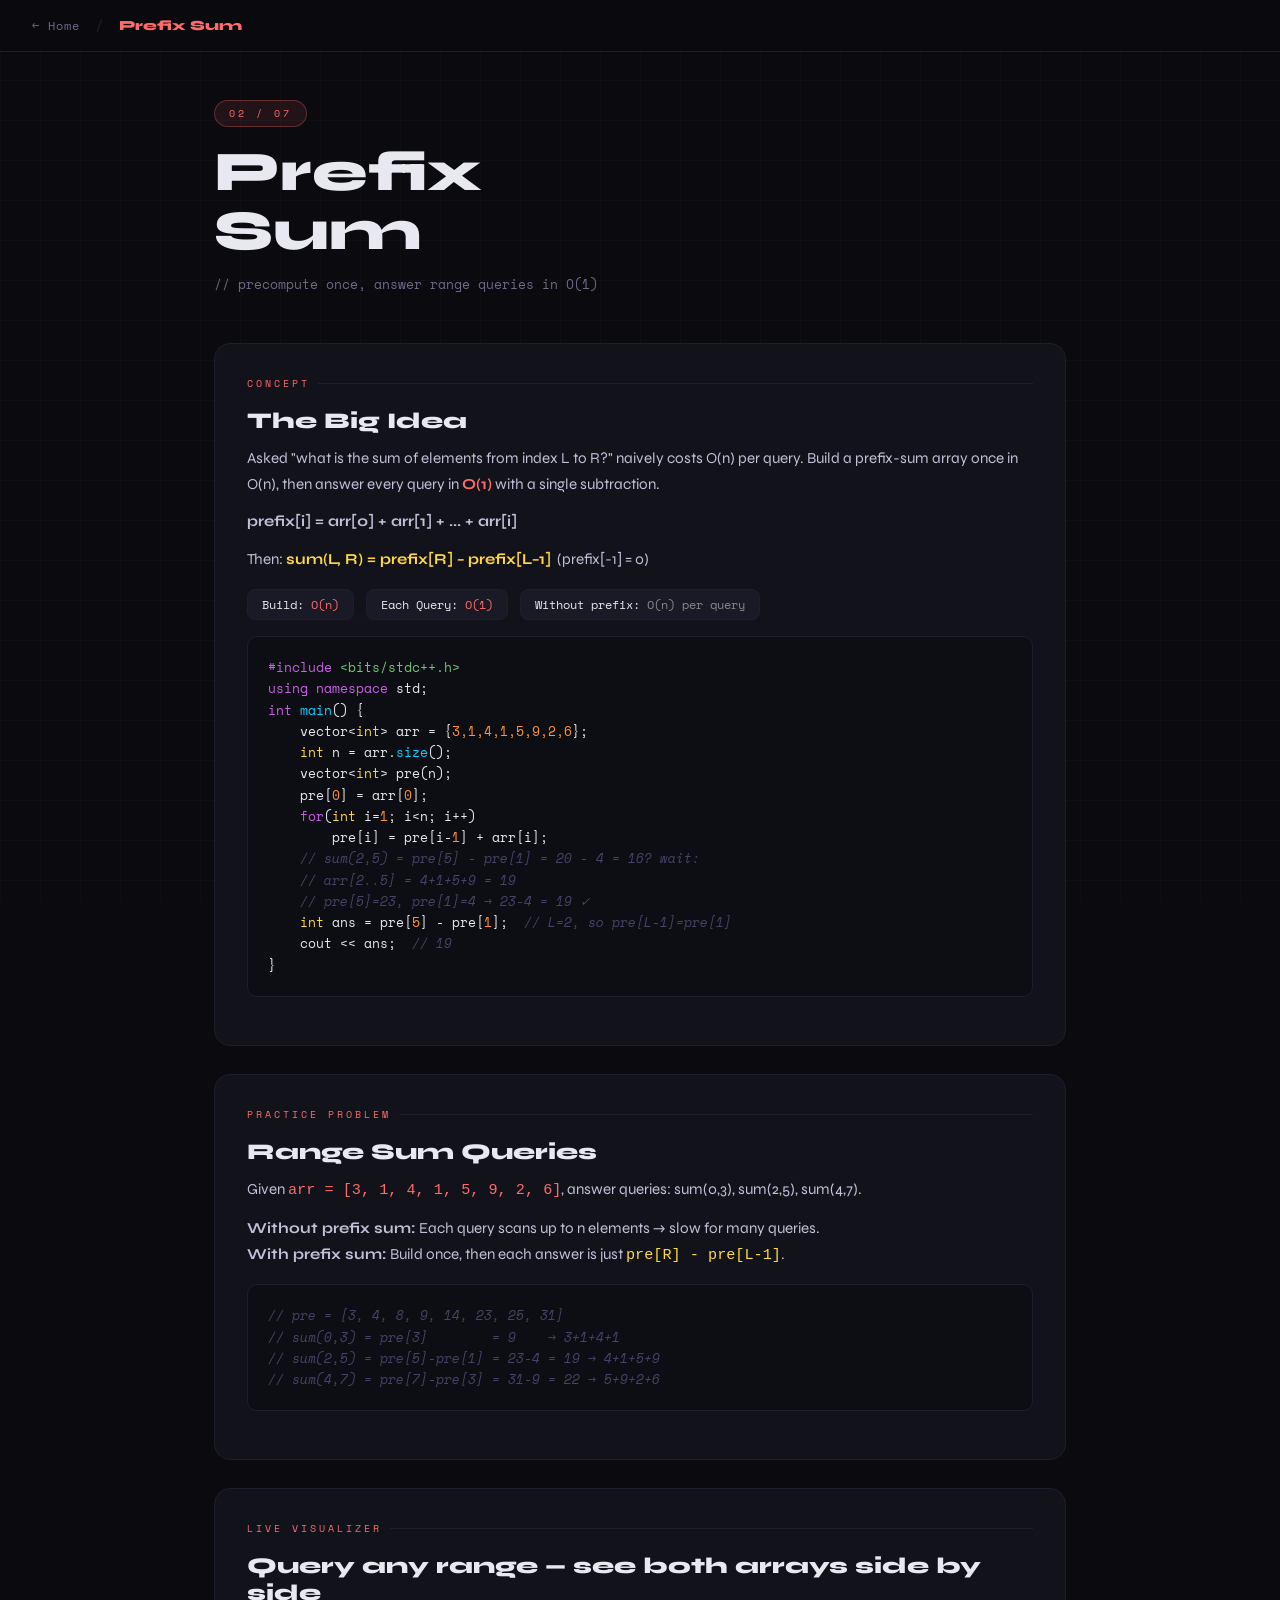
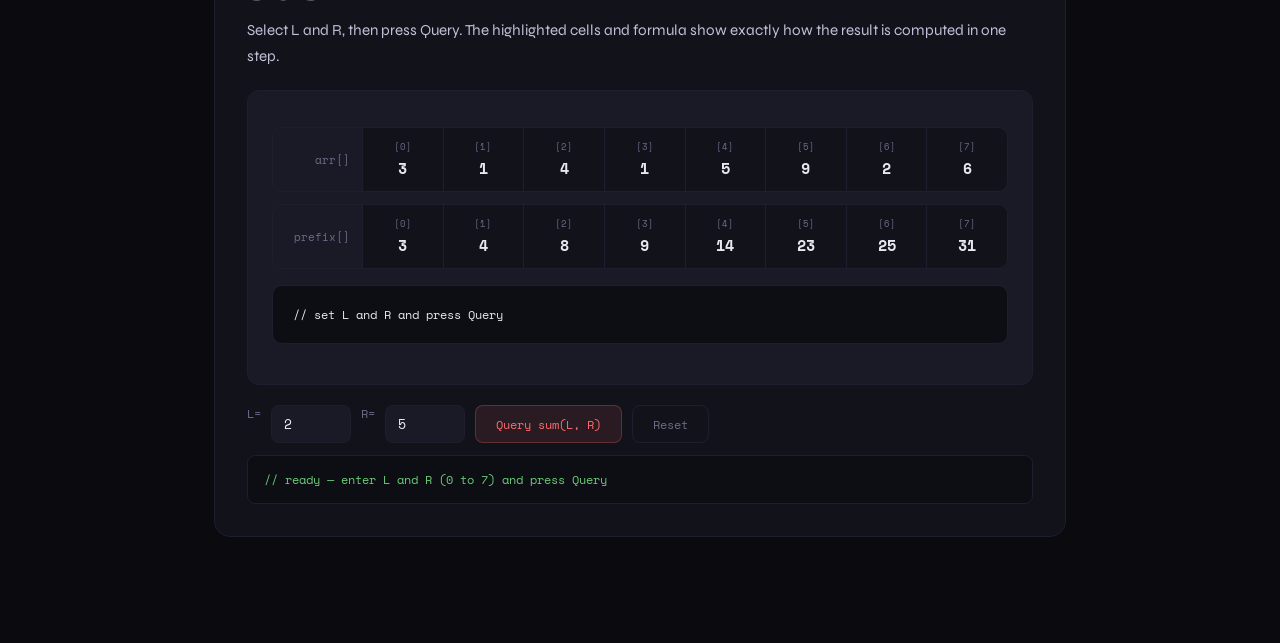
<file: prefix-sum.html>
<!DOCTYPE html>
<html lang="en">
<head>
<meta charset="UTF-8">
<meta name="viewport" content="width=device-width, initial-scale=1.0">
<title>Prefix Sum — CP Visualizer</title>
<link rel="stylesheet" href="shared.css">
<style>
  :root { --accent: #ff6b6b; }

  /* Horizontal array row */
  .h-row {
    display:flex; align-items:stretch; border-radius:10px; overflow:hidden;
    border:1px solid var(--border); margin:12px 0;
  }
  .h-row-label {
    width:90px; flex-shrink:0;
    display:flex; align-items:center; justify-content:flex-end; padding-right:12px;
    font-family:'Space Mono',monospace; font-size:11px; color:var(--muted);
    background:var(--surface2); border-right:1px solid var(--border);
  }
  .h-cells { display:flex; flex:1; }
  .h-cell {
    flex:1; min-width:48px; padding:12px 6px;
    display:flex; flex-direction:column; align-items:center; justify-content:center;
    border-right:1px solid var(--border); background:var(--surface);
    font-family:'Space Mono',monospace; font-weight:700; font-size:15px;
    transition:all 0.3s; position:relative; gap:4px;
  }
  .h-cell:last-child { border-right:none; }
  .h-cell .h-idx { font-size:9px; color:var(--muted); font-weight:400; }
  .h-cell.hl-range {
    background:rgba(255,217,61,0.13); color:#ffd93d;
    border-color:rgba(255,217,61,0.3);
  }
  .h-cell.hl-L {
    background:rgba(255,107,107,0.15); color:#ff6b6b;
    border-color:rgba(255,107,107,0.4);
  }
  .h-cell.hl-R {
    background:rgba(107,203,119,0.15); color:#6bcb77;
    border-color:rgba(107,203,119,0.4);
  }
  .h-cell.hl-Lm1 {
    background:rgba(204,93,232,0.12); color:#cc5de8;
    border-color:rgba(204,93,232,0.35);
  }

  /* Bracket overlay */
  .bracket-area {
    position:relative; height:36px; margin:0 0 8px;
    /* rendered by JS as SVG */
  }

  /* Formula strip */
  .formula-strip {
    background:#0d0d14; border:1px solid var(--border); border-radius:10px;
    padding:16px 20px; font-family:'Space Mono',monospace;
    margin:16px 0;
  }
  .formula-line { font-size:12px; margin:4px 0; }
  .formula-line.active { font-size:14px; color:#ffd93d; }
  .formula-line .eq-label { color:var(--muted); }

  .range-pill {
    display:inline-block; padding:3px 12px; border-radius:20px;
    font-family:'Space Mono',monospace; font-size:12px; font-weight:700;
  }
</style>
</head>
<body>
<div class="grid-bg"></div>
<nav>
  <a href="/" class="nav-home">&#x2190; Home</a>
  <span class="nav-sep">/</span>
  <span class="nav-title" style="color:#ff6b6b">Prefix Sum</span>
</nav>
<div class="container">
  <div class="topic-header">
    <div class="topic-badge">02 / 07</div>
    <h1>Prefix<br>Sum</h1>
    <p class="topic-tagline">// precompute once, answer range queries in O(1)</p>
  </div>

  <div class="section">
    <div class="section-label" style="color:#ff6b6b">Concept</div>
    <h2>The Big Idea</h2>
    <p>Asked "what is the sum of elements from index L to R?" naively costs O(n) per query. Build a prefix-sum array once in O(n), then answer every query in <strong style="color:#ff6b6b">O(1)</strong> with a single subtraction.</p>
    <p><strong>prefix[i] = arr[0] + arr[1] + ... + arr[i]</strong></p>
    <p>Then: <strong style="color:#ffd93d">sum(L, R) = prefix[R] &minus; prefix[L&minus;1]</strong> &nbsp;(prefix[-1] = 0)</p>
    <div class="complexity-row">
      <div class="pill">Build: <span style="color:#ff6b6b">O(n)</span></div>
      <div class="pill">Each Query: <span style="color:#ff6b6b">O(1)</span></div>
      <div class="pill">Without prefix: <span style="color:#888">O(n) per query</span></div>
    </div>
    <pre><span class="kw">#include</span> <span class="str">&lt;bits/stdc++.h&gt;</span>
<span class="kw">using namespace</span> std;
<span class="kw">int</span> <span class="fn">main</span>() {
    vector&lt;<span class="type">int</span>&gt; arr = {<span class="num">3,1,4,1,5,9,2,6</span>};
    <span class="type">int</span> n = arr.<span class="fn">size</span>();
    vector&lt;<span class="type">int</span>&gt; pre(n);
    pre[<span class="num">0</span>] = arr[<span class="num">0</span>];
    <span class="kw">for</span>(<span class="type">int</span> i=<span class="num">1</span>; i&lt;n; i++)
        pre[i] = pre[i-<span class="num">1</span>] + arr[i];
    <span class="cmt">// sum(2,5) = pre[5] - pre[1] = 20 - 4 = 16? wait:</span>
    <span class="cmt">// arr[2..5] = 4+1+5+9 = 19</span>
    <span class="cmt">// pre[5]=23, pre[1]=4 → 23-4 = 19 ✓</span>
    <span class="type">int</span> ans = pre[<span class="num">5</span>] - pre[<span class="num">1</span>];  <span class="cmt">// L=2, so pre[L-1]=pre[1]</span>
    cout &lt;&lt; ans;  <span class="cmt">// 19</span>
}</pre>
  </div>

  <div class="section">
    <div class="section-label" style="color:#ff6b6b">Practice Problem</div>
    <h2>Range Sum Queries</h2>
    <p>Given <code style="color:#ff6b6b">arr = [3, 1, 4, 1, 5, 9, 2, 6]</code>, answer queries: sum(0,3), sum(2,5), sum(4,7).</p>
    <p><strong>Without prefix sum:</strong> Each query scans up to n elements → slow for many queries.<br>
       <strong>With prefix sum:</strong> Build once, then each answer is just <code style="color:#ffd93d">pre[R] - pre[L-1]</code>.</p>
    <pre><span class="cmt">// pre = [3, 4, 8, 9, 14, 23, 25, 31]</span>
<span class="cmt">// sum(0,3) = pre[3]        = 9    → 3+1+4+1</span>
<span class="cmt">// sum(2,5) = pre[5]-pre[1] = 23-4 = 19 → 4+1+5+9</span>
<span class="cmt">// sum(4,7) = pre[7]-pre[3] = 31-9 = 22 → 5+9+2+6</span></pre>
  </div>

  <div class="section">
    <div class="section-label" style="color:#ff6b6b">Live Visualizer</div>
    <h2>Query any range — see both arrays side by side</h2>
    <p>Select L and R, then press Query. The highlighted cells and formula show exactly how the result is computed in one step.</p>

    <div class="viz-area">
      <!-- arr row -->
      <div class="h-row" id="arrRow">
        <div class="h-row-label">arr[]</div>
        <div class="h-cells" id="arrCells"></div>
      </div>
      <!-- prefix row -->
      <div class="h-row" id="preRow">
        <div class="h-row-label">prefix[]</div>
        <div class="h-cells" id="preCells"></div>
      </div>

      <!-- formula -->
      <div class="formula-strip" id="formulaStrip">
        <div class="formula-line eq-label">// set L and R and press Query</div>
      </div>
    </div>

    <div class="viz-controls" style="margin-top:4px">
      <span style="font-family:'Space Mono',monospace;font-size:12px;color:var(--muted)">L=</span>
      <input type="number" id="qL" value="2" min="0" max="7">
      <span style="font-family:'Space Mono',monospace;font-size:12px;color:var(--muted)">R=</span>
      <input type="number" id="qR" value="5" min="0" max="7">
      <button class="btn" style="border-color:#ff6b6b44;color:#ff6b6b;background:rgba(255,107,107,0.1)" onclick="query()">Query sum(L, R)</button>
      <button class="btn secondary" onclick="resetQuery()">Reset</button>
    </div>
    <div class="log-box" id="psLog">// ready — enter L and R (0 to 7) and press Query</div>
  </div>
</div>

<script>
var arr=[3,1,4,1,5,9,2,6];
var pre=[];
pre[0]=arr[0];
for(var i=1;i<arr.length;i++) pre[i]=pre[i-1]+arr[i];
// pre = [3,4,8,9,14,23,25,31]

function renderRows(rangeL, rangeR, hlL, hlR, hlLm1){
  // rangeL..rangeR: yellow highlight in arr
  // hlL = L index in pre (green), hlR = R index in pre (green/red), hlLm1 = L-1 in pre (purple)
  var acells='', pcells='';
  for(var i=0;i<arr.length;i++){
    var acls='h-cell', pcls='h-cell';
    if(rangeL>=0 && i>=rangeL && i<=rangeR) acls+=' hl-range';
    // prefix highlights
    if(i===hlLm1 && hlLm1>=0) pcls+=' hl-Lm1';
    else if(i===hlR && hlR>=0) pcls+=' hl-L';
    acells+='<div class="'+acls+'"><span class="h-idx">['+i+']</span>'+arr[i]+'</div>';
    pcells+='<div class="'+pcls+'"><span class="h-idx">['+i+']</span>'+pre[i]+'</div>';
  }
  document.getElementById('arrCells').innerHTML=acells;
  document.getElementById('preCells').innerHTML=pcells;
}

function query(){
  var L=parseInt(document.getElementById('qL').value);
  var R=parseInt(document.getElementById('qR').value);
  if(isNaN(L)||isNaN(R)||L<0||R>7||L>R){
    document.getElementById('psLog').textContent='Invalid range. L and R must be 0-7 and L <= R.';
    return;
  }
  var ans, formula;
  if(L===0){
    ans=pre[R];
    formula='sum(0,'+R+') = prefix['+R+'] = '+pre[R];
    renderRows(L,R, -1, R, -1);
    document.getElementById('formulaStrip').innerHTML=
      '<div class="formula-line"><span class="eq-label">Range:</span> arr['+L+'..'+R+'] = '+arr.slice(L,R+1).join(' + ')+'</div>'+
      '<div class="formula-line active">sum('+L+','+R+') = prefix['+R+'] = '+pre[R]+'</div>'+
      '<div class="formula-line"><span class="eq-label">(L=0, so no subtraction needed)</span></div>';
  } else {
    ans=pre[R]-pre[L-1];
    renderRows(L,R, L-1, R, L-1);
    document.getElementById('formulaStrip').innerHTML=
      '<div class="formula-line"><span class="eq-label">Range:</span> arr['+L+'..'+R+'] = '+arr.slice(L,R+1).join(' + ')+'</div>'+
      '<div class="formula-line active">sum('+L+','+R+') = prefix['+R+'] &minus; prefix['+(L-1)+'] = '+pre[R]+' &minus; '+pre[L-1]+' = '+ans+'</div>'+
      '<div class="formula-line"><span style="color:#ff6b6b">prefix['+R+']='+pre[R]+'</span> &nbsp;&#x2212;&nbsp; <span style="color:#cc5de8">prefix['+(L-1)+']='+pre[L-1]+'</span> &nbsp;=&nbsp; <strong style="color:#ffd93d">'+ans+'</strong></div>';
  }
  document.getElementById('psLog').textContent='sum('+L+', '+R+') = '+ans+' (elements: '+arr.slice(L,R+1).join('+')+'='+ans+')';
}

function resetQuery(){
  renderRows(-1,-1,-1,-1,-1);
  document.getElementById('formulaStrip').innerHTML='<div class="formula-line" style="color:var(--muted)">// set L and R and press Query</div>';
  document.getElementById('psLog').textContent='// ready';
}

// initial render
renderRows(-1,-1,-1,-1,-1);
</script>
</body>
</html>
</file>
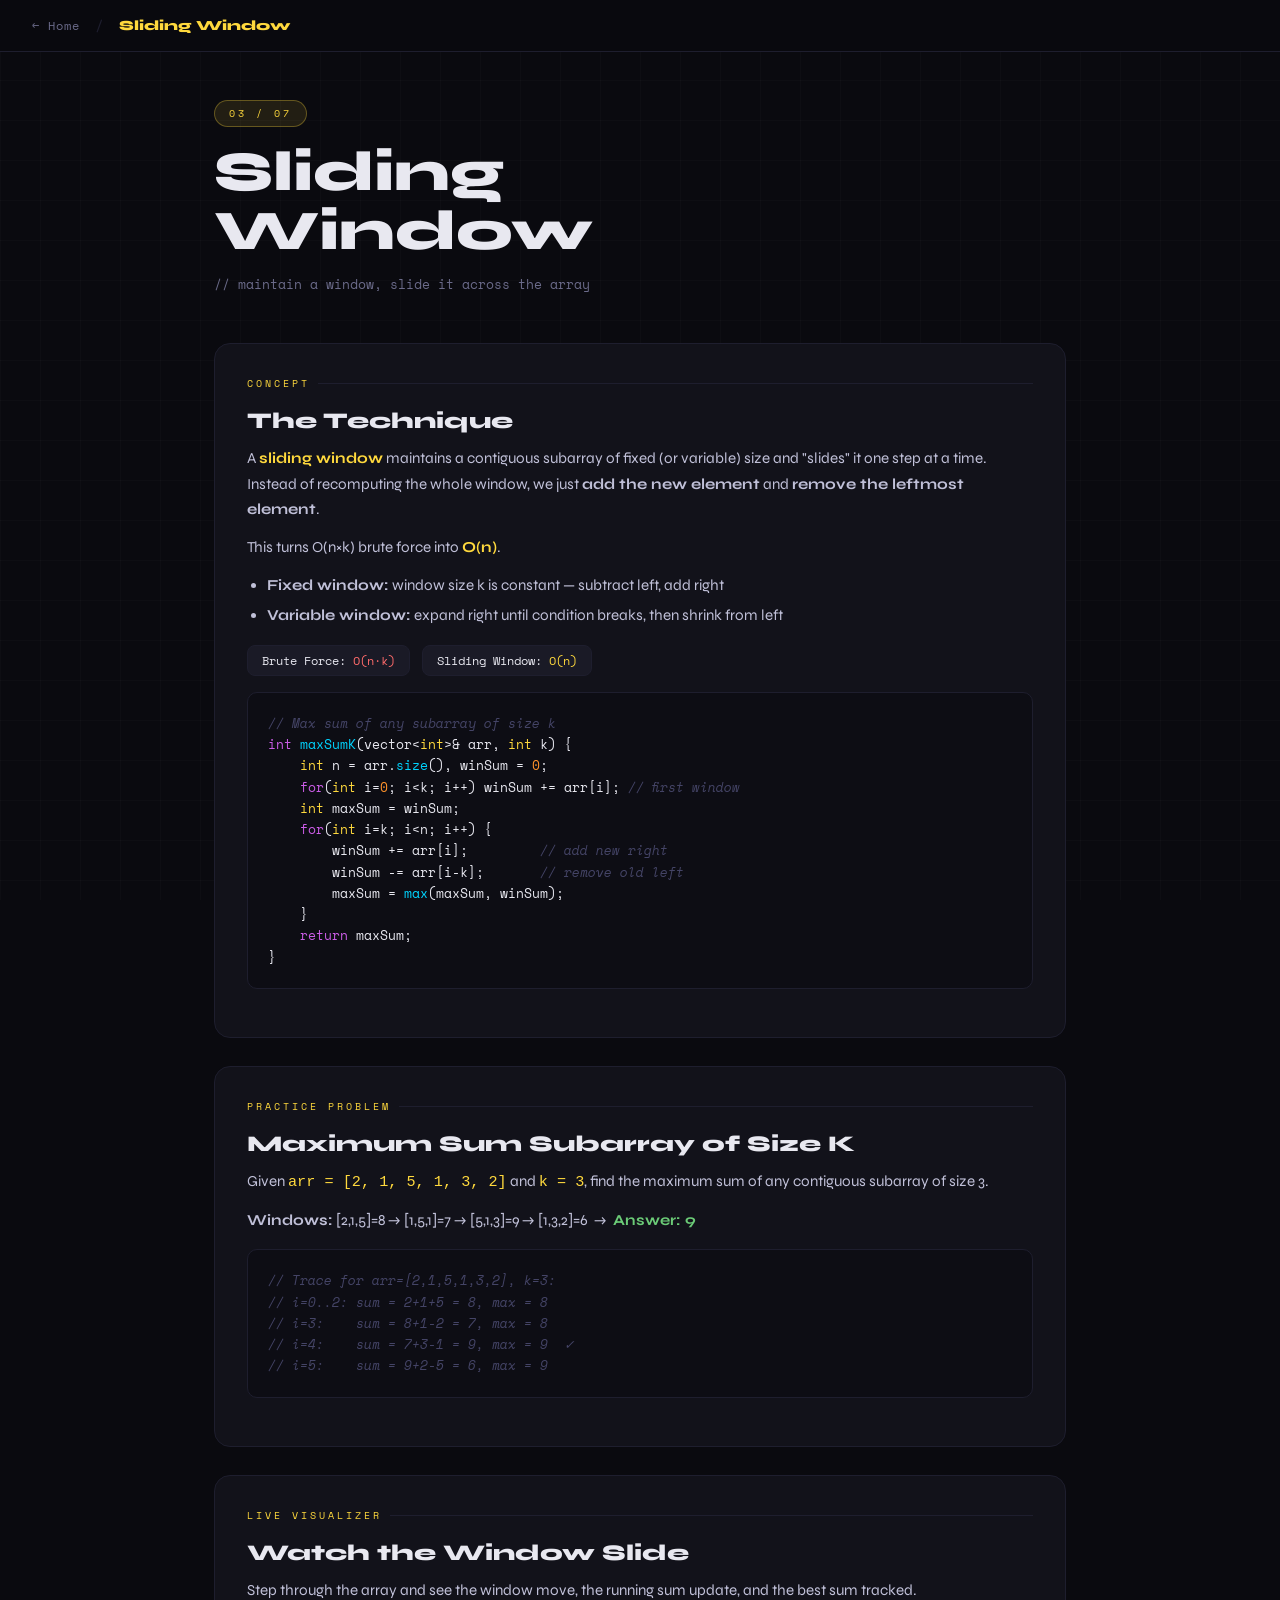
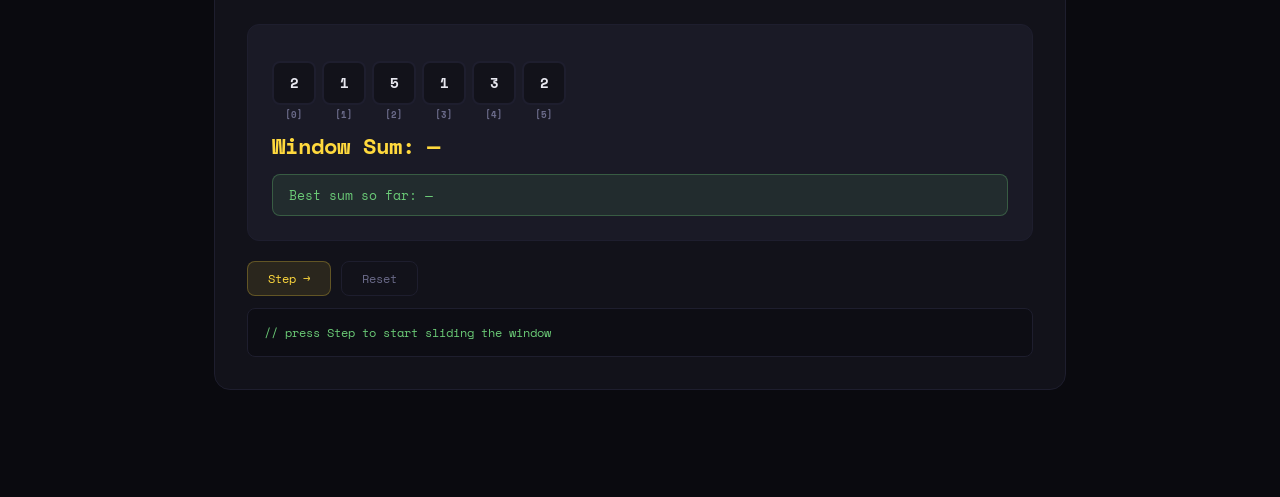
<file: sliding-window.html>
<!DOCTYPE html>
<html lang="en">
<head>
<meta charset="UTF-8">
<meta name="viewport" content="width=device-width, initial-scale=1.0">
<title>Sliding Window — CP Visualizer</title>
<link rel="stylesheet" href="shared.css">
<style>
  :root { --accent: #ffd93d; }
  .sw-cell {
    min-width:50px; height:50px;
    display:flex; align-items:center; justify-content:center;
    background:var(--surface);
    border:2px solid #333345;
    border-radius:8px;
    font-family:'Space Mono',monospace;
    font-size:15px; font-weight:700;
    position:relative; transition:all 0.35s;
    color:var(--text);
  }
  .sw-cell .idx { position:absolute; bottom:-20px; font-size:9px; color:var(--muted); }
  .sw-cell.window { border-color:#ffd93d; background:rgba(255,217,61,0.15); color:#ffd93d; }
  .sw-cell.left-ptr { border-top:3px solid #6bcb77; }
  .sw-cell.right-ptr { border-top:3px solid #ff6b6b; }
  .window-sum {
    font-family:'Space Mono',monospace;
    font-size:22px; font-weight:700; color:#ffd93d;
    margin:12px 0; display:flex; align-items:center; gap:12px;
  }
  .best-box {
    background:rgba(107,203,119,0.1); border:1px solid rgba(107,203,119,0.3);
    border-radius:8px; padding:10px 16px;
    font-family:'Space Mono',monospace; font-size:13px; color:#6bcb77;
    margin-top:8px;
  }
</style>
</head>
<body>
<div class="grid-bg"></div>
<nav>
  <a href="/" class="nav-home">← Home</a>
  <span class="nav-sep">/</span>
  <span class="nav-title" style="color:#ffd93d">Sliding Window</span>
</nav>
<div class="container">
  <div class="topic-header">
    <div class="topic-badge">03 / 07</div>
    <h1>Sliding<br>Window</h1>
    <p class="topic-tagline">// maintain a window, slide it across the array</p>
  </div>

  <div class="section">
    <div class="section-label" style="color:#ffd93d">Concept</div>
    <h2>The Technique</h2>
    <p>A <strong style="color:#ffd93d">sliding window</strong> maintains a contiguous subarray of fixed (or variable) size and "slides" it one step at a time. Instead of recomputing the whole window, we just <strong>add the new element</strong> and <strong>remove the leftmost element</strong>.</p>
    <p>This turns O(n×k) brute force into <strong style="color:#ffd93d">O(n)</strong>.</p>
    <ul>
      <li><strong>Fixed window:</strong> window size k is constant — subtract left, add right</li>
      <li><strong>Variable window:</strong> expand right until condition breaks, then shrink from left</li>
    </ul>
    <div class="complexity-row">
      <div class="pill">Brute Force: <span style="color:#ff6b6b">O(n·k)</span></div>
      <div class="pill">Sliding Window: <span style="color:#ffd93d">O(n)</span></div>
    </div>
    <pre><span class="cmt">// Max sum of any subarray of size k</span>
<span class="kw">int</span> <span class="fn">maxSumK</span>(vector&lt;<span class="type">int</span>&gt;&amp; arr, <span class="type">int</span> k) {
    <span class="type">int</span> n = arr.<span class="fn">size</span>(), winSum = <span class="num">0</span>;
    <span class="kw">for</span>(<span class="type">int</span> i=<span class="num">0</span>; i&lt;k; i++) winSum += arr[i]; <span class="cmt">// first window</span>
    <span class="type">int</span> maxSum = winSum;
    <span class="kw">for</span>(<span class="type">int</span> i=k; i&lt;n; i++) {
        winSum += arr[i];         <span class="cmt">// add new right</span>
        winSum -= arr[i-k];       <span class="cmt">// remove old left</span>
        maxSum = <span class="fn">max</span>(maxSum, winSum);
    }
    <span class="kw">return</span> maxSum;
}</pre>
  </div>

  <div class="section">
    <div class="section-label" style="color:#ffd93d">Practice Problem</div>
    <h2>Maximum Sum Subarray of Size K</h2>
    <p>Given <code style="color:#ffd93d">arr = [2, 1, 5, 1, 3, 2]</code> and <code style="color:#ffd93d">k = 3</code>, find the maximum sum of any contiguous subarray of size 3.</p>
    <p><strong>Windows:</strong> [2,1,5]=8 → [1,5,1]=7 → [5,1,3]=9 → [1,3,2]=6 &nbsp;→&nbsp; <strong style="color:#6bcb77">Answer: 9</strong></p>
    <pre><span class="cmt">// Trace for arr=[2,1,5,1,3,2], k=3:</span>
<span class="cmt">// i=0..2: sum = 2+1+5 = 8, max = 8</span>
<span class="cmt">// i=3:    sum = 8+1-2 = 7, max = 8</span>
<span class="cmt">// i=4:    sum = 7+3-1 = 9, max = 9  ✓</span>
<span class="cmt">// i=5:    sum = 9+2-5 = 6, max = 9</span></pre>
  </div>

  <div class="section">
    <div class="section-label" style="color:#ffd93d">Live Visualizer</div>
    <h2>Watch the Window Slide</h2>
    <p>Step through the array and see the window move, the running sum update, and the best sum tracked.</p>
    <div class="viz-area">
      <div class="array-display" id="swArr" style="margin-bottom:24px"></div>
      <div class="window-sum">Window Sum: <span id="wSum">—</span></div>
      <div class="best-box" id="bestBox">Best sum so far: —</div>
    </div>
    <div class="viz-controls">
      <button class="btn" style="border-color:#ffd93d44;color:#ffd93d;background:rgba(255,217,61,0.1)" id="stepBtn" onclick="step()">Step →</button>
      <button class="btn secondary" onclick="resetSW()">Reset</button>
    </div>
    <div class="log-box" id="swLog">// press Step to start sliding the window</div>
  </div>
</div>

<script>
const arr = [2,1,5,1,3,2];
const k = 3;
let idx = k;
let wsum = arr.slice(0,k).reduce((a,b)=>a+b,0);
let best = wsum;
let bestL = 0, bestR = k-1;
let curL = 0, curR = k-1;
let done = false;

function renderSW(l, r, bl, br) {
  document.getElementById('swArr').innerHTML = arr.map((v,i)=>{
    let cls = 'cell';
    if(i>=l && i<=r) cls += ' active';
    return `<div class="${cls}">${v}<span class="cell-idx">[${i}]</span></div>`;
  }).join('');
}

function updateDisplay() {
  document.getElementById('wSum').textContent = wsum;
  document.getElementById('bestBox').textContent = `Best sum so far: ${best} (window [${bestL}..${bestR}])`;
  renderSW(curL, curR);
}

function step() {
  if(done) { document.getElementById('swLog').textContent='✅ All windows explored! Maximum sum = '+best; return; }
  if(idx === k) {
    updateDisplay();
    document.getElementById('swLog').textContent = `Initial window [0..${k-1}]: sum = ${wsum}`;
    idx++;
    if(idx > arr.length) done = true;
    return;
  }
  const i = idx - 1;
  wsum += arr[i];
  wsum -= arr[i-k];
  curL = i-k+1; curR = i;
  if(wsum > best) { best = wsum; bestL = curL; bestR = curR; }
  updateDisplay();
  document.getElementById('swLog').textContent = `Slide: +arr[${i}]=${arr[i]}, -arr[${i-k}]=${arr[i-k]} → sum=${wsum}`;
  idx++;
  if(idx > arr.length) done = true;
}

function resetSW() {
  idx = k; wsum = arr.slice(0,k).reduce((a,b)=>a+b,0);
  best = wsum; bestL=0; bestR=k-1; curL=0; curR=k-1; done=false;
  document.getElementById('wSum').textContent='—';
  document.getElementById('bestBox').textContent='Best sum so far: —';
  document.getElementById('swLog').textContent='// press Step to start sliding the window';
  renderSW(-1,-1);
}

resetSW();
</script>
</body>
</html>
</file>
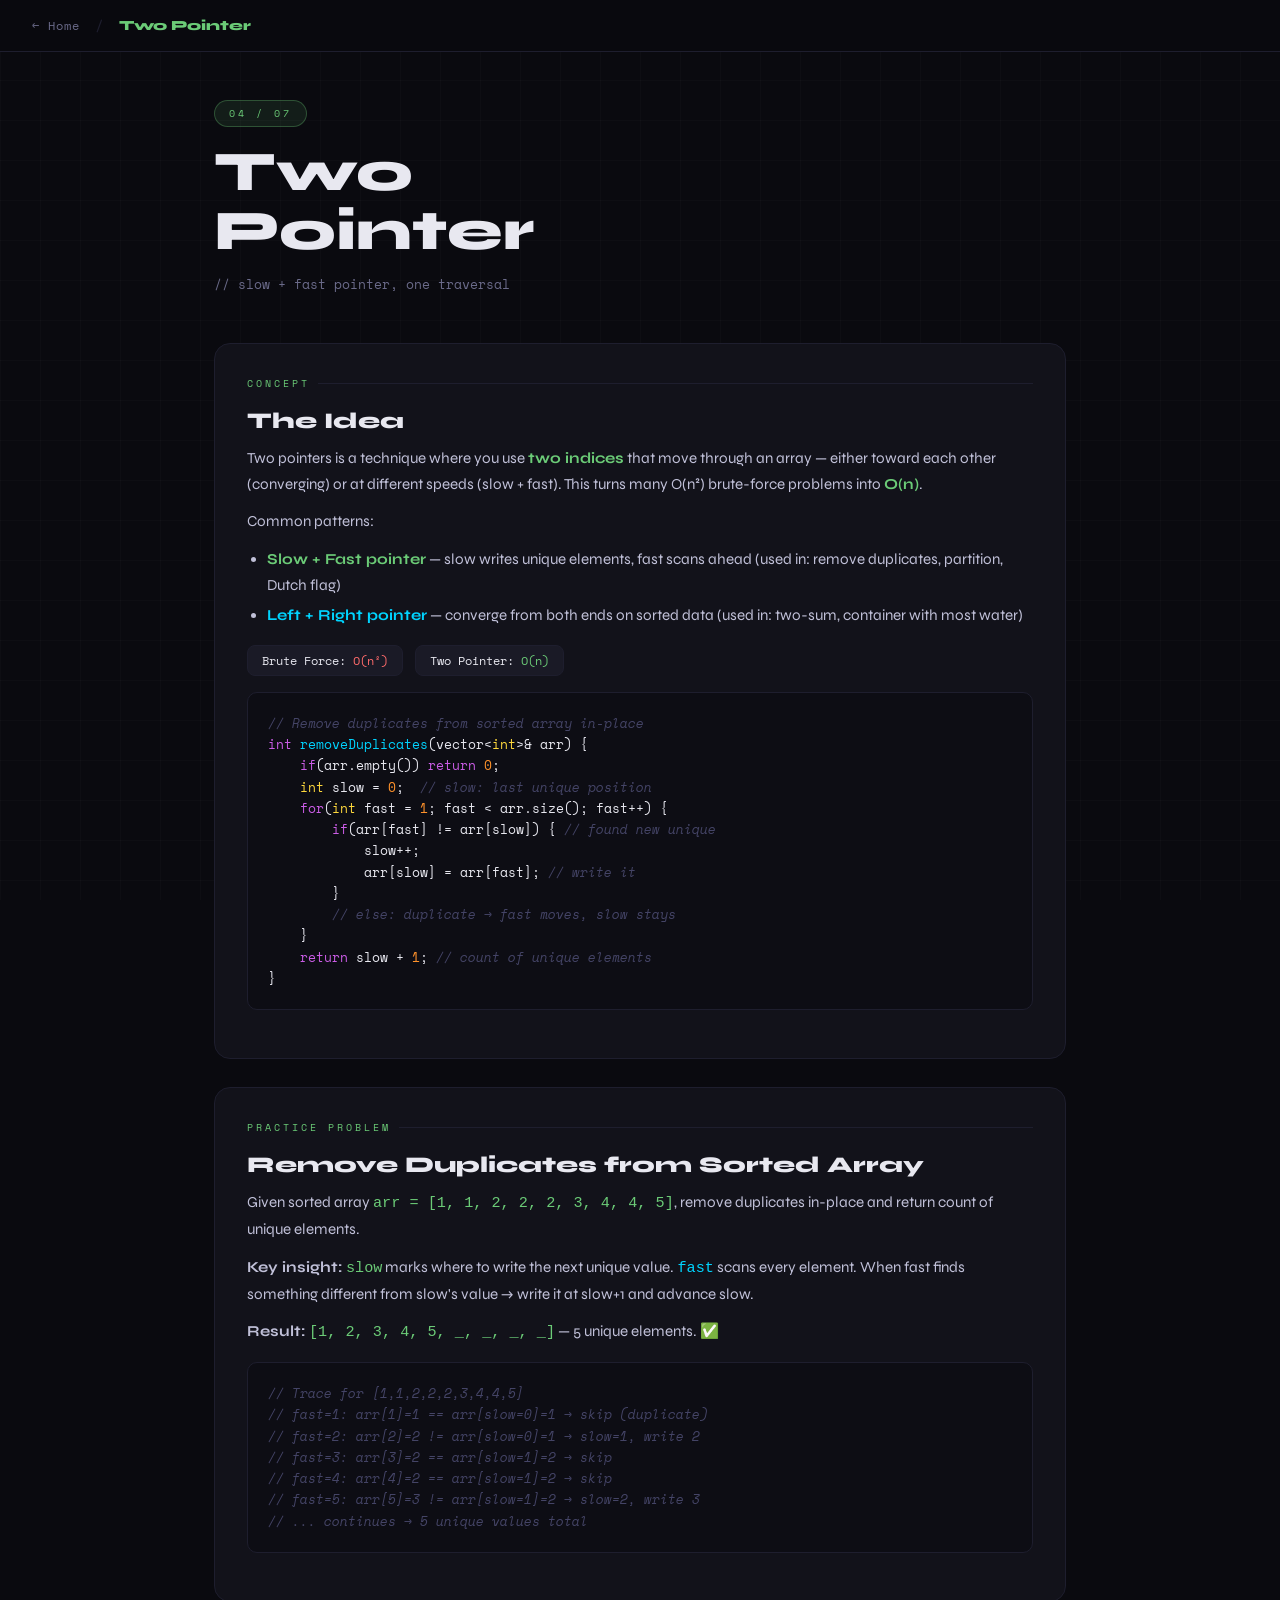
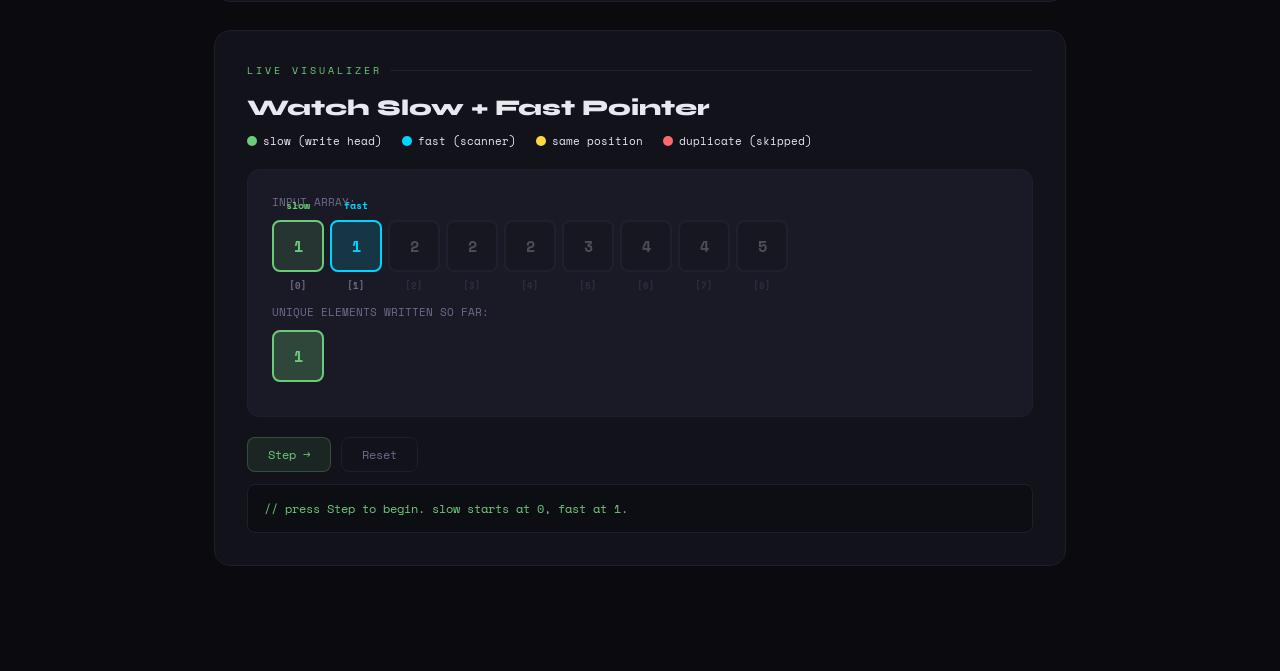
<file: two-pointer.html>
<!DOCTYPE html>
<html lang="en">
<head>
<meta charset="UTF-8">
<meta name="viewport" content="width=device-width, initial-scale=1.0">
<title>Two Pointer — CP Visualizer</title>
<link rel="stylesheet" href="shared.css">
<style>
  :root { --accent: #6bcb77; }
  .tp-cell {
    min-width:52px; height:52px;
    display:flex; align-items:center; justify-content:center;
    background:var(--surface); border:2px solid #333345; border-radius:8px;
    font-family:'Space Mono',monospace; font-size:15px; font-weight:700;
    position:relative; transition:all 0.35s; color:var(--text);
  }
  .tp-cell .idx { position:absolute; bottom:-22px; font-size:9px; color:var(--muted); white-space:nowrap; }
  .tp-cell .ptr-label { position:absolute; top:-24px; font-size:10px; font-family:'Space Mono',monospace; font-weight:700; }
  .tp-cell.slow { border-color:#6bcb77; background:rgba(107,203,119,0.15); color:#6bcb77; }
  .tp-cell.fast { border-color:#00d4ff; background:rgba(0,212,255,0.15); color:#00d4ff; }
  .tp-cell.both { border-color:#ffd93d; background:rgba(255,217,61,0.15); color:#ffd93d; }
  .tp-cell.written { border-color:#6bcb77; background:rgba(107,203,119,0.25); color:#6bcb77; }
  .tp-cell.skip { border-color:#ff6b6b; background:rgba(255,107,107,0.08); color:#ff6b6b; opacity:0.6; }
  .tp-cell.dim { opacity:0.25; }
  .ptr-legend { display:flex; gap:20px; margin:8px 0 4px; font-family:'Space Mono',monospace; font-size:11px; flex-wrap:wrap; }
  .ptr-legend span { display:flex; align-items:center; gap:6px; }
  .dot { width:10px; height:10px; border-radius:50%; }
  .result-row { display:flex; gap:6px; flex-wrap:wrap; margin:10px 0; min-height:52px; align-items:center; }
  .result-label { font-family:'Space Mono',monospace; font-size:11px; color:var(--muted); margin-bottom:4px; }
  .count-badge {
    display:inline-block; padding:6px 16px; border-radius:8px;
    background:rgba(107,203,119,0.15); border:1px solid rgba(107,203,119,0.4);
    font-family:'Space Mono',monospace; font-size:13px; color:#6bcb77; margin-top:8px;
  }
</style>
</head>
<body>
<div class="grid-bg"></div>
<nav>
  <a href="/" class="nav-home">&#x2190; Home</a>
  <span class="nav-sep">/</span>
  <span class="nav-title" style="color:#6bcb77">Two Pointer</span>
</nav>
<div class="container">
  <div class="topic-header">
    <div class="topic-badge">04 / 07</div>
    <h1>Two<br>Pointer</h1>
    <p class="topic-tagline">// slow + fast pointer, one traversal</p>
  </div>

  <div class="section">
    <div class="section-label" style="color:#6bcb77">Concept</div>
    <h2>The Idea</h2>
    <p>Two pointers is a technique where you use <strong style="color:#6bcb77">two indices</strong> that move through an array — either toward each other (converging) or at different speeds (slow + fast). This turns many O(n²) brute-force problems into <strong style="color:#6bcb77">O(n)</strong>.</p>
    <p>Common patterns:</p>
    <ul>
      <li><strong style="color:#6bcb77">Slow + Fast pointer</strong> — slow writes unique elements, fast scans ahead (used in: remove duplicates, partition, Dutch flag)</li>
      <li><strong style="color:#00d4ff">Left + Right pointer</strong> — converge from both ends on sorted data (used in: two-sum, container with most water)</li>
    </ul>
    <div class="complexity-row">
      <div class="pill">Brute Force: <span style="color:#ff6b6b">O(n²)</span></div>
      <div class="pill">Two Pointer: <span style="color:#6bcb77">O(n)</span></div>
    </div>
    <pre><span class="cmt">// Remove duplicates from sorted array in-place</span>
<span class="kw">int</span> <span class="fn">removeDuplicates</span>(vector&lt;<span class="type">int</span>&gt;&amp; arr) {
    <span class="kw">if</span>(arr.empty()) <span class="kw">return</span> <span class="num">0</span>;
    <span class="type">int</span> slow = <span class="num">0</span>;  <span class="cmt">// slow: last unique position</span>
    <span class="kw">for</span>(<span class="type">int</span> fast = <span class="num">1</span>; fast &lt; arr.size(); fast++) {
        <span class="kw">if</span>(arr[fast] != arr[slow]) { <span class="cmt">// found new unique</span>
            slow++;
            arr[slow] = arr[fast]; <span class="cmt">// write it</span>
        }
        <span class="cmt">// else: duplicate → fast moves, slow stays</span>
    }
    <span class="kw">return</span> slow + <span class="num">1</span>; <span class="cmt">// count of unique elements</span>
}</pre>
  </div>

  <div class="section">
    <div class="section-label" style="color:#6bcb77">Practice Problem</div>
    <h2>Remove Duplicates from Sorted Array</h2>
    <p>Given sorted array <code style="color:#6bcb77">arr = [1, 1, 2, 2, 2, 3, 4, 4, 5]</code>, remove duplicates in-place and return count of unique elements.</p>
    <p><strong>Key insight:</strong> <code style="color:#6bcb77">slow</code> marks where to write the next unique value. <code style="color:#00d4ff">fast</code> scans every element. When fast finds something different from slow's value → write it at slow+1 and advance slow.</p>
    <p><strong>Result:</strong> <code style="color:#6bcb77">[1, 2, 3, 4, 5, _, _, _, _]</code> — 5 unique elements. ✅</p>
    <pre><span class="cmt">// Trace for [1,1,2,2,2,3,4,4,5]</span>
<span class="cmt">// fast=1: arr[1]=1 == arr[slow=0]=1 → skip (duplicate)</span>
<span class="cmt">// fast=2: arr[2]=2 != arr[slow=0]=1 → slow=1, write 2</span>
<span class="cmt">// fast=3: arr[3]=2 == arr[slow=1]=2 → skip</span>
<span class="cmt">// fast=4: arr[4]=2 == arr[slow=1]=2 → skip</span>
<span class="cmt">// fast=5: arr[5]=3 != arr[slow=1]=2 → slow=2, write 3</span>
<span class="cmt">// ... continues → 5 unique values total</span></pre>
  </div>

  <div class="section">
    <div class="section-label" style="color:#6bcb77">Live Visualizer</div>
    <h2>Watch Slow + Fast Pointer</h2>
    <div class="ptr-legend">
      <span><div class="dot" style="background:#6bcb77"></div> slow (write head)</span>
      <span><div class="dot" style="background:#00d4ff"></div> fast (scanner)</span>
      <span><div class="dot" style="background:#ffd93d"></div> same position</span>
      <span><div class="dot" style="background:#ff6b6b"></div> duplicate (skipped)</span>
    </div>
    <div class="viz-area">
      <div style="font-family:'Space Mono',monospace;font-size:11px;color:var(--muted);margin-bottom:6px">INPUT ARRAY:</div>
      <div style="display:flex;gap:6px;flex-wrap:wrap;margin:10px 0 32px" id="tpArr"></div>
      <div class="result-label">UNIQUE ELEMENTS WRITTEN SO FAR:</div>
      <div class="result-row" id="resultRow"></div>
      <div id="countBadge"></div>
    </div>
    <div class="viz-controls">
      <button class="btn" style="border-color:#6bcb7744;color:#6bcb77;background:rgba(107,203,119,0.1)" onclick="tpStep()">Step &#x2192;</button>
      <button class="btn secondary" onclick="resetTP()">Reset</button>
    </div>
    <div class="log-box" id="tpLog">// press Step to start</div>
  </div>
</div>

<script>
var origArr=[1,1,2,2,2,3,4,4,5];
var arr=[], slow=0, fast=1, done=false, uniqueCount=0;

function renderTP(){
  var html='';
  for(var i=0;i<arr.length;i++){
    var cls='tp-cell',ptrlabel='';
    if(!done){
      if(i===slow && i===fast){ cls+=' both'; ptrlabel='<span class="ptr-label" style="color:#ffd93d">S+F</span>'; }
      else if(i===slow){ cls+=' slow'; ptrlabel='<span class="ptr-label" style="color:#6bcb77">slow</span>'; }
      else if(i===fast){ cls+=' fast'; ptrlabel='<span class="ptr-label" style="color:#00d4ff">fast</span>'; }
      else if(i<slow){ cls+=' written'; }
      else if(i>fast){ cls+=' dim'; }
    } else {
      if(i<=slow) cls+=' written';
      else cls+=' dim';
    }
    html+='<div class="'+cls+'">'+ptrlabel+arr[i]+'<span class="idx">['+i+']</span></div>';
  }
  document.getElementById('tpArr').innerHTML=html;

  // result row: unique written so far
  var rhtml='';
  for(var j=0;j<=Math.min(slow,arr.length-1);j++){
    rhtml+='<div class="tp-cell written">'+arr[j]+'</div>';
  }
  document.getElementById('resultRow').innerHTML=rhtml;
}

function tpStep(){
  if(done){ document.getElementById('tpLog').textContent='Done! '+uniqueCount+' unique elements found.'; return; }

  if(fast===1 && slow===0){
    // first step: just show initial state with pointers
    document.getElementById('tpLog').textContent='Start: slow=0 (arr[0]='+arr[0]+'), fast=1. fast will scan ahead.';
    renderTP();
    // now immediately advance fast to do real work
    return;
  }

  if(fast>=arr.length){
    uniqueCount=slow+1;
    done=true;
    renderTP();
    document.getElementById('countBadge').innerHTML='<div class="count-badge">'+uniqueCount+' unique elements: ['+arr.slice(0,uniqueCount).join(', ')+']</div>';
    document.getElementById('tpLog').textContent='Done! Unique count = '+(slow+1)+'. arr[0..'+(slow)+'] holds the result.';
    return;
  }

  var fval=arr[fast], sval=arr[slow];
  if(fval!==sval){
    slow++;
    arr[slow]=arr[fast];
    renderTP();
    document.getElementById('tpLog').textContent='arr[fast='+fast+']='+fval+' != arr[slow='+(slow-1)+']='+sval+' → NEW unique! Write '+fval+' at slow='+slow;
  } else {
    renderTP();
    // briefly highlight the skip cell
    var cells=document.getElementById('tpArr').children;
    if(cells[fast]) cells[fast].classList.add('skip');
    document.getElementById('tpLog').textContent='arr[fast='+fast+']='+fval+' == arr[slow='+slow+']='+sval+' → DUPLICATE, skip. fast moves on.';
  }
  fast++;
}

function resetTP(){
  arr=origArr.slice(); slow=0; fast=1; done=false; uniqueCount=0;
  renderTP();
  document.getElementById('countBadge').innerHTML='';
  document.getElementById('tpLog').textContent='// press Step to begin. slow starts at 0, fast at 1.';
}

resetTP();
</script>
</body>
</html>
</file>
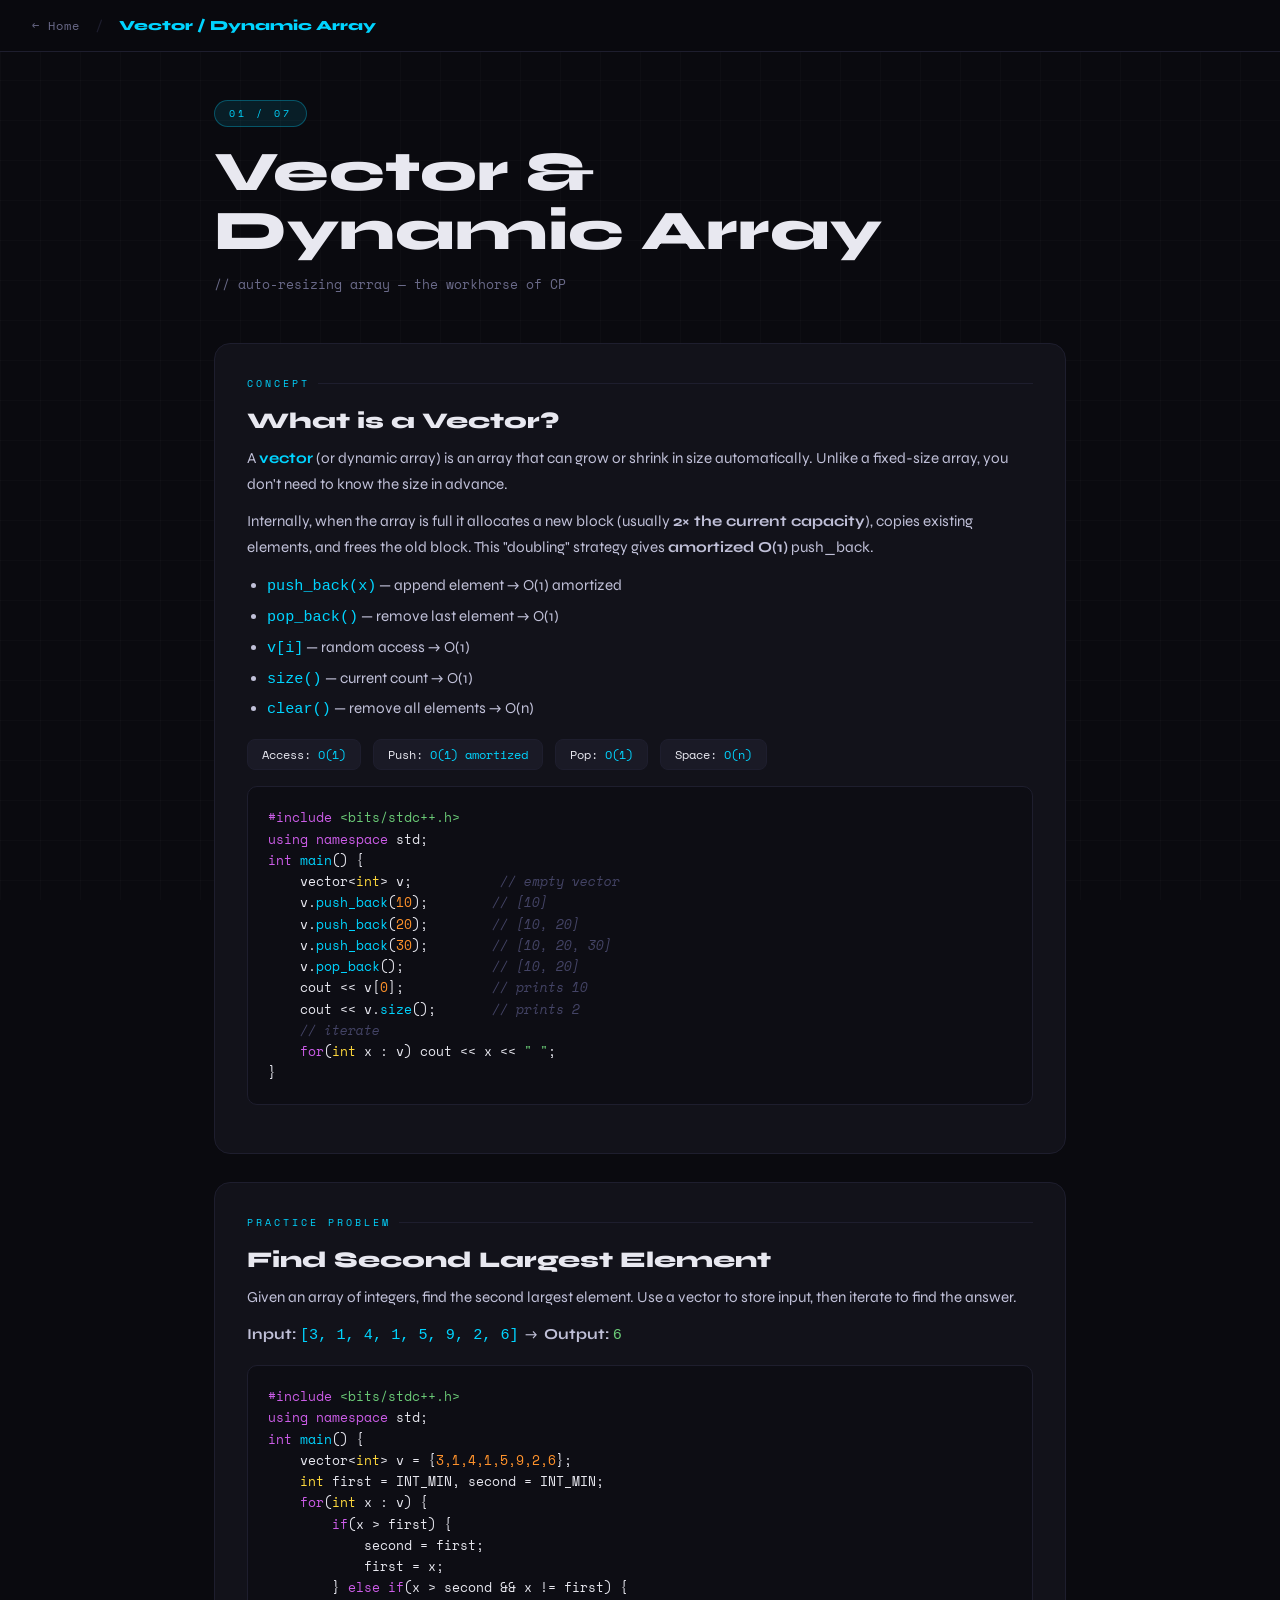
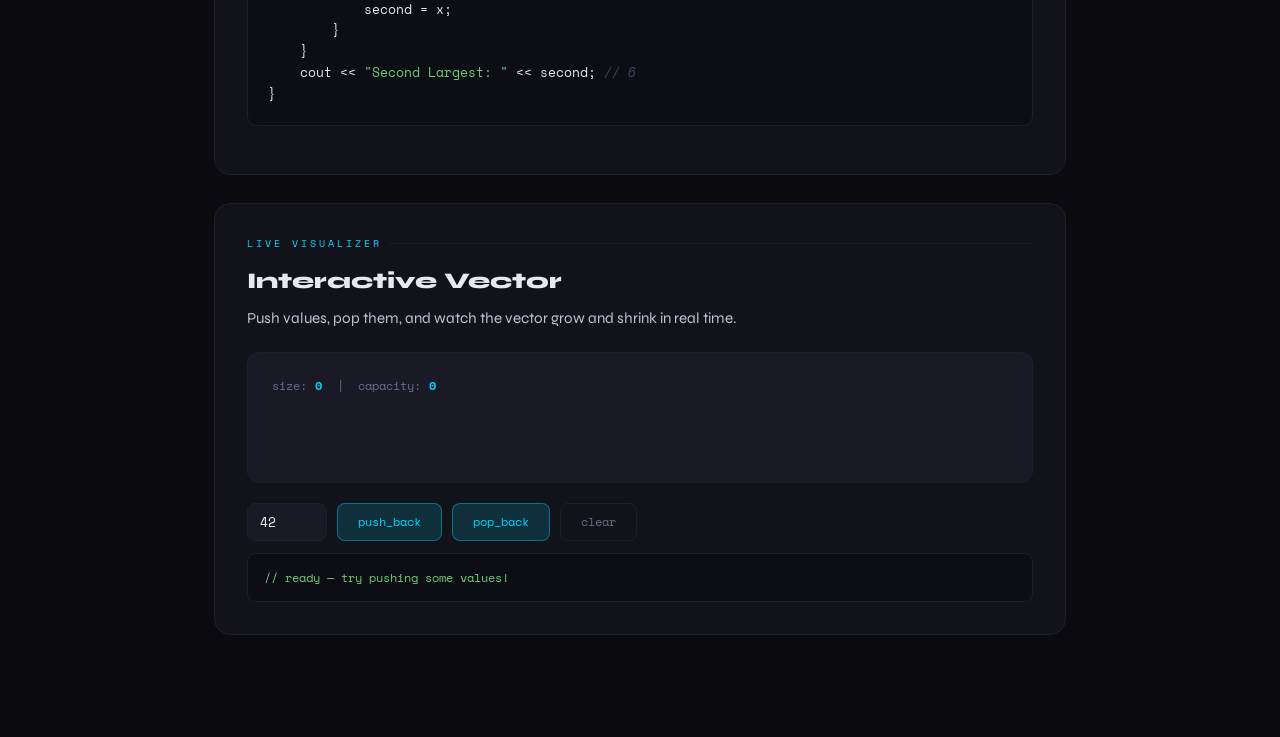
<file: vector.html>
<!DOCTYPE html>
<html lang="en">
<head>
<meta charset="UTF-8">
<meta name="viewport" content="width=device-width, initial-scale=1.0">
<title>Vector / Dynamic Array — CP Visualizer</title>
<link rel="stylesheet" href="shared.css">
<style>
  :root { --accent: #00d4ff; }
  .vec-wrapper { display: flex; gap: 4px; align-items: flex-end; flex-wrap: wrap; margin: 16px 0 28px; }
  .vec-cell {
    width: 52px; height: 52px;
    display: flex; align-items: center; justify-content: center;
    background: var(--surface);
    border: 2px solid #00d4ff44;
    border-radius: 8px;
    font-family: 'Space Mono', monospace;
    font-weight: 700;
    font-size: 16px;
    position: relative;
    transition: all 0.35s cubic-bezier(0.34,1.56,0.64,1);
    color: #00d4ff;
  }
  .vec-cell.new {
    animation: popIn 0.4s cubic-bezier(0.34,1.56,0.64,1);
    border-color: #00d4ff;
    background: rgba(0,212,255,0.15);
  }
  .vec-cell.removing {
    animation: popOut 0.3s ease forwards;
  }
  @keyframes popIn {
    from { transform: scale(0) translateY(20px); opacity: 0; }
    to { transform: scale(1) translateY(0); opacity: 1; }
  }
  @keyframes popOut {
    to { transform: scale(0); opacity: 0; }
  }
  .vec-cell .idx {
    position: absolute; bottom: -18px;
    font-size: 9px; color: var(--muted);
    font-family: 'Space Mono', monospace;
  }
  .size-bar {
    display: flex; gap: 8px; align-items: center;
    font-family: 'Space Mono', monospace;
    font-size: 12px; color: var(--muted);
    margin-bottom: 12px;
  }
  .size-bar span { color: #00d4ff; font-weight: 700; }
</style>
</head>
<body>
<div class="grid-bg"></div>
<nav>
  <a href="/" class="nav-home">← Home</a>
  <span class="nav-sep">/</span>
  <span class="nav-title">Vector / Dynamic Array</span>
</nav>
<div class="container">
  <div class="topic-header">
    <div class="topic-badge">01 / 07</div>
    <h1>Vector &amp;<br>Dynamic Array</h1>
    <p class="topic-tagline">// auto-resizing array — the workhorse of CP</p>
  </div>

  <!-- EXPLANATION -->
  <div class="section">
    <div class="section-label">Concept</div>
    <h2>What is a Vector?</h2>
    <p>A <strong style="color:#00d4ff">vector</strong> (or dynamic array) is an array that can grow or shrink in size automatically. Unlike a fixed-size array, you don't need to know the size in advance.</p>
    <p>Internally, when the array is full it allocates a new block (usually <strong>2× the current capacity</strong>), copies existing elements, and frees the old block. This "doubling" strategy gives <strong>amortized O(1)</strong> push_back.</p>
    <ul>
      <li><code style="color:#00d4ff">push_back(x)</code> — append element → O(1) amortized</li>
      <li><code style="color:#00d4ff">pop_back()</code> — remove last element → O(1)</li>
      <li><code style="color:#00d4ff">v[i]</code> — random access → O(1)</li>
      <li><code style="color:#00d4ff">size()</code> — current count → O(1)</li>
      <li><code style="color:#00d4ff">clear()</code> — remove all elements → O(n)</li>
    </ul>
    <div class="complexity-row">
      <div class="pill">Access: <span>O(1)</span></div>
      <div class="pill">Push: <span>O(1) amortized</span></div>
      <div class="pill">Pop: <span>O(1)</span></div>
      <div class="pill">Space: <span>O(n)</span></div>
    </div>
    <pre><span class="kw">#include</span> <span class="str">&lt;bits/stdc++.h&gt;</span>
<span class="kw">using namespace</span> std;
<span class="kw">int</span> <span class="fn">main</span>() {
    vector&lt;<span class="type">int</span>&gt; v;           <span class="cmt">// empty vector</span>
    v.<span class="fn">push_back</span>(<span class="num">10</span>);        <span class="cmt">// [10]</span>
    v.<span class="fn">push_back</span>(<span class="num">20</span>);        <span class="cmt">// [10, 20]</span>
    v.<span class="fn">push_back</span>(<span class="num">30</span>);        <span class="cmt">// [10, 20, 30]</span>
    v.<span class="fn">pop_back</span>();           <span class="cmt">// [10, 20]</span>
    cout &lt;&lt; v[<span class="num">0</span>];           <span class="cmt">// prints 10</span>
    cout &lt;&lt; v.<span class="fn">size</span>();       <span class="cmt">// prints 2</span>
    <span class="cmt">// iterate</span>
    <span class="kw">for</span>(<span class="type">int</span> x : v) cout &lt;&lt; x &lt;&lt; <span class="str">" "</span>;
}</pre>
  </div>

  <!-- QUESTION -->
  <div class="section">
    <div class="section-label">Practice Problem</div>
    <h2>Find Second Largest Element</h2>
    <p>Given an array of integers, find the second largest element. Use a vector to store input, then iterate to find the answer.</p>
    <p><strong>Input:</strong> <code style="color:#00d4ff">[3, 1, 4, 1, 5, 9, 2, 6]</code> &nbsp;→&nbsp; <strong>Output:</strong> <code style="color:#6bcb77">6</code></p>
    <pre><span class="kw">#include</span> <span class="str">&lt;bits/stdc++.h&gt;</span>
<span class="kw">using namespace</span> std;
<span class="kw">int</span> <span class="fn">main</span>() {
    vector&lt;<span class="type">int</span>&gt; v = {<span class="num">3,1,4,1,5,9,2,6</span>};
    <span class="type">int</span> first = INT_MIN, second = INT_MIN;
    <span class="kw">for</span>(<span class="type">int</span> x : v) {
        <span class="kw">if</span>(x > first) {
            second = first;
            first = x;
        } <span class="kw">else if</span>(x > second &amp;&amp; x != first) {
            second = x;
        }
    }
    cout &lt;&lt; <span class="str">"Second Largest: "</span> &lt;&lt; second; <span class="cmt">// 6</span>
}</pre>
  </div>

  <!-- VISUALIZER -->
  <div class="section">
    <div class="section-label">Live Visualizer</div>
    <h2>Interactive Vector</h2>
    <p>Push values, pop them, and watch the vector grow and shrink in real time.</p>
    <div class="viz-area">
      <div class="size-bar">size: <span id="vecSize">0</span> &nbsp;|&nbsp; capacity: <span id="vecCap">0</span></div>
      <div class="vec-wrapper" id="vecDisplay"></div>
      <div style="height:20px"></div>
    </div>
    <div class="viz-controls">
      <input type="number" id="pushVal" placeholder="val" value="42">
      <button class="btn" onclick="doPush()">push_back</button>
      <button class="btn" onclick="doPop()">pop_back</button>
      <button class="btn secondary" onclick="clearVec()">clear</button>
    </div>
    <div class="log-box" id="vecLog">// ready — try pushing some values!</div>
  </div>
</div>

<script>
let vec = [];
let cap = 0;

function render() {
  const d = document.getElementById('vecDisplay');
  document.getElementById('vecSize').textContent = vec.length;
  document.getElementById('vecCap').textContent = cap;
  d.innerHTML = vec.map((v,i) => `
    <div class="vec-cell">
      ${v}
      <span class="idx">[${i}]</span>
    </div>
  `).join('');
  if (cap > vec.length) {
    for (let i = vec.length; i < cap; i++) {
      d.innerHTML += `<div class="vec-cell" style="opacity:0.2;border-style:dashed;color:var(--muted)">_<span class="idx">[${i}]</span></div>`;
    }
  }
}

function doPush() {
  const val = parseInt(document.getElementById('pushVal').value) || 0;
  if (vec.length >= cap) {
    cap = cap === 0 ? 1 : cap * 2;
    log(`📦 Capacity doubled → ${cap} (reallocation!)`);
  }
  vec.push(val);
  render();
  // flash last cell
  setTimeout(() => {
    const cells = document.querySelectorAll('.vec-cell');
    if (cells[vec.length-1]) cells[vec.length-1].classList.add('new');
  }, 10);
  log(`✅ push_back(${val}) → size=${vec.length}, cap=${cap}`);
}

function doPop() {
  if (vec.length === 0) { log('⚠️ Vector is empty! Nothing to pop.'); return; }
  const val = vec.pop();
  render();
  log(`🗑️ pop_back() removed ${val} → size=${vec.length}`);
}

function clearVec() {
  vec = []; cap = 0;
  render();
  log('🧹 clear() — vector is now empty');
}

function log(msg) {
  document.getElementById('vecLog').textContent = msg;
}

render();
</script>
</body>
</html>
</file>
<file: shared.css>
@import url('https://fonts.googleapis.com/css2?family=Space+Mono:ital,wght@0,400;0,700;1,400&family=Syne:wght@400;700;800;900&display=swap');

:root {
  --bg: #0a0a0f;
  --surface: #12121a;
  --surface2: #1a1a26;
  --border: #1e1e2e;
  --text: #e8e8f0;
  --muted: #6b6b8a;
}
* { margin: 0; padding: 0; box-sizing: border-box; }
body {
  background: var(--bg);
  color: var(--text);
  font-family: 'Syne', sans-serif;
  min-height: 100vh;
}
.grid-bg {
  position: fixed; inset: 0; z-index: 0;
  background-image:
    linear-gradient(rgba(255,255,255,0.02) 1px, transparent 1px),
    linear-gradient(90deg, rgba(255,255,255,0.02) 1px, transparent 1px);
  background-size: 40px 40px;
  pointer-events: none;
}
nav {
  position: relative; z-index: 10;
  display: flex; align-items: center; gap: 16px;
  padding: 16px 32px;
  border-bottom: 1px solid var(--border);
  background: rgba(10,10,15,0.95);
  backdrop-filter: blur(10px);
  position: sticky; top: 0;
}
.nav-home {
  color: var(--muted);
  text-decoration: none;
  font-family: 'Space Mono', monospace;
  font-size: 12px;
  letter-spacing: 1px;
  transition: color 0.2s;
}
.nav-home:hover { color: var(--text); }
.nav-sep { color: var(--border); }
.nav-title {
  font-weight: 800;
  font-size: 14px;
  color: var(--accent);
}
.container {
  position: relative; z-index: 1;
  max-width: 900px;
  margin: 0 auto;
  padding: 48px 24px 80px;
}
.topic-header {
  margin-bottom: 48px;
}
.topic-badge {
  display: inline-block;
  background: color-mix(in srgb, var(--accent) 10%, transparent);
  border: 1px solid color-mix(in srgb, var(--accent) 30%, transparent);
  color: var(--accent);
  font-family: 'Space Mono', monospace;
  font-size: 10px;
  padding: 5px 14px;
  border-radius: 20px;
  letter-spacing: 3px;
  text-transform: uppercase;
  margin-bottom: 16px;
}
h1 {
  font-size: clamp(2rem, 5vw, 3.5rem);
  font-weight: 900;
  line-height: 1.05;
  margin-bottom: 12px;
}
.topic-tagline {
  color: var(--muted);
  font-family: 'Space Mono', monospace;
  font-size: 13px;
}

/* Sections */
.section {
  background: var(--surface);
  border: 1px solid var(--border);
  border-radius: 16px;
  padding: 32px;
  margin-bottom: 28px;
}
.section-label {
  font-family: 'Space Mono', monospace;
  font-size: 10px;
  letter-spacing: 3px;
  color: var(--accent);
  text-transform: uppercase;
  margin-bottom: 16px;
  display: flex;
  align-items: center;
  gap: 8px;
}
.section-label::after {
  content: '';
  flex: 1;
  height: 1px;
  background: var(--border);
}
h2 { font-size: 1.4rem; font-weight: 800; margin-bottom: 12px; }
p { line-height: 1.7; color: #c0c0d8; font-size: 0.95rem; margin-bottom: 12px; }
p:last-child { margin-bottom: 0; }
ul { padding-left: 20px; }
li { line-height: 1.7; color: #c0c0d8; font-size: 0.95rem; margin-bottom: 4px; }

/* Code block */
pre {
  background: #0d0d14;
  border: 1px solid var(--border);
  border-radius: 10px;
  padding: 20px;
  overflow-x: auto;
  font-family: 'Space Mono', monospace;
  font-size: 12.5px;
  line-height: 1.7;
  margin: 16px 0;
}
.kw { color: #cc5de8; }
.fn { color: #00d4ff; }
.type { color: #ffd93d; }
.str { color: #6bcb77; }
.num { color: #ff922b; }
.cmt { color: #444466; font-style: italic; }
.var { color: #e8e8f0; }

/* Complexity pill */
.complexity-row {
  display: flex; gap: 12px; flex-wrap: wrap; margin: 16px 0;
}
.pill {
  background: var(--surface2);
  border: 1px solid var(--border);
  border-radius: 8px;
  padding: 6px 14px;
  font-family: 'Space Mono', monospace;
  font-size: 12px;
}
.pill span { color: var(--accent); }

/* Visualizer area */
.viz-area {
  background: var(--surface2);
  border: 1px solid var(--border);
  border-radius: 12px;
  padding: 24px;
  margin: 20px 0;
  min-height: 120px;
}
.viz-controls {
  display: flex; gap: 10px; flex-wrap: wrap; margin-top: 16px;
}
.btn {
  background: color-mix(in srgb, var(--accent) 15%, transparent);
  border: 1px solid color-mix(in srgb, var(--accent) 40%, transparent);
  color: var(--accent);
  padding: 8px 20px;
  border-radius: 8px;
  font-family: 'Space Mono', monospace;
  font-size: 12px;
  cursor: pointer;
  transition: background 0.2s, transform 0.1s;
}
.btn:hover { background: color-mix(in srgb, var(--accent) 25%, transparent); }
.btn:active { transform: scale(0.97); }
.btn.secondary {
  background: transparent;
  border-color: var(--border);
  color: var(--muted);
}
.btn.secondary:hover { color: var(--text); border-color: var(--muted); }

/* Array display */
.array-display {
  display: flex; gap: 6px; flex-wrap: wrap; align-items: flex-end;
  margin: 12px 0;
}
.cell {
  min-width: 44px; height: 44px;
  display: flex; align-items: center; justify-content: center;
  background: var(--surface);
  border: 2px solid var(--border);
  border-radius: 8px;
  font-family: 'Space Mono', monospace;
  font-size: 14px;
  font-weight: 700;
  transition: all 0.3s;
  position: relative;
}
.cell.highlight { border-color: var(--accent); background: color-mix(in srgb, var(--accent) 15%, transparent); color: var(--accent); }
.cell.highlight2 { border-color: #ff6b6b; background: rgba(255,107,107,0.15); color: #ff6b6b; }
.cell.active { border-color: #ffd93d; background: rgba(255,217,61,0.15); color: #ffd93d; }
.cell.match { border-color: #6bcb77; background: rgba(107,203,119,0.15); color: #6bcb77; }
.cell-idx {
  position: absolute;
  bottom: -18px;
  font-size: 9px;
  color: var(--muted);
  font-family: 'Space Mono', monospace;
}

.log-box {
  background: #0d0d14;
  border: 1px solid var(--border);
  border-radius: 8px;
  padding: 14px 16px;
  font-family: 'Space Mono', monospace;
  font-size: 12px;
  color: #6bcb77;
  margin-top: 12px;
  min-height: 40px;
  line-height: 1.6;
}

input[type=number], input[type=text] {
  background: var(--surface2);
  border: 1px solid var(--border);
  color: var(--text);
  padding: 8px 12px;
  border-radius: 8px;
  font-family: 'Space Mono', monospace;
  font-size: 13px;
  width: 80px;
}
input:focus { outline: none; border-color: var(--accent); }
</file>
